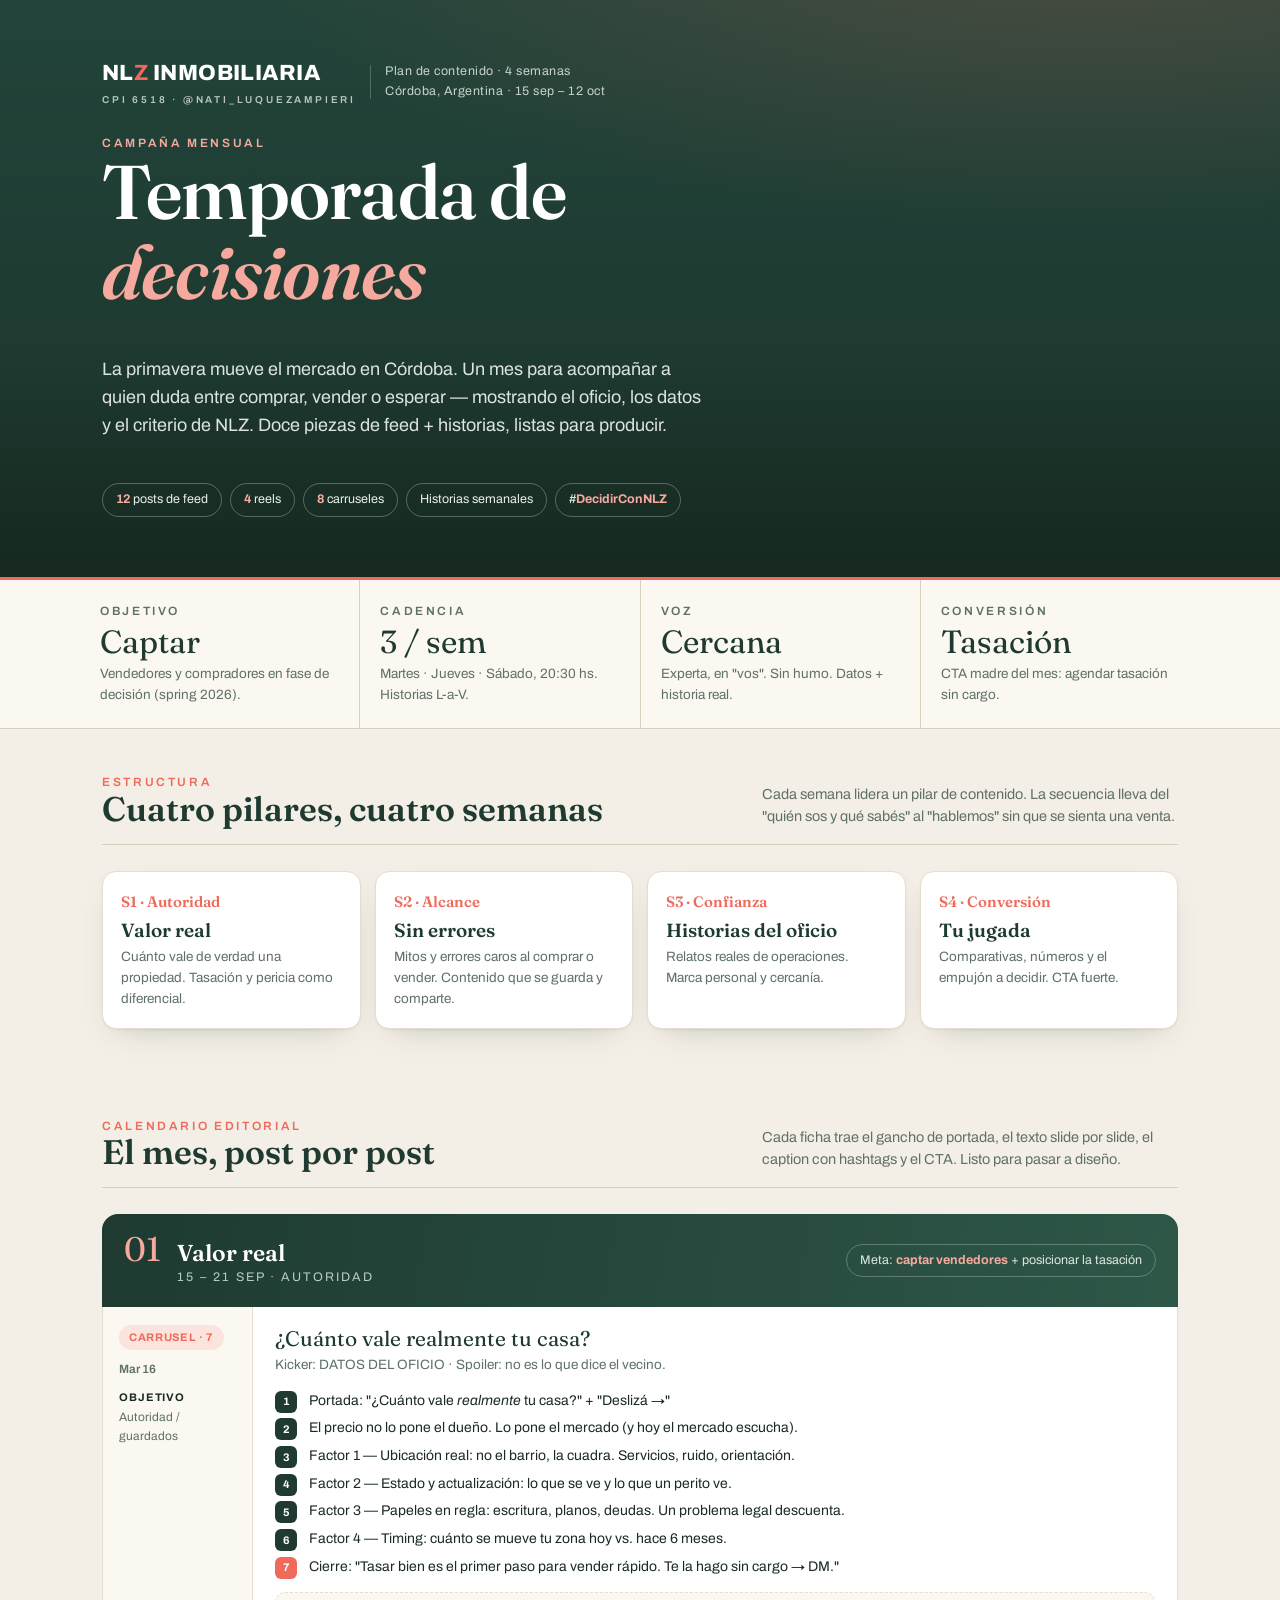
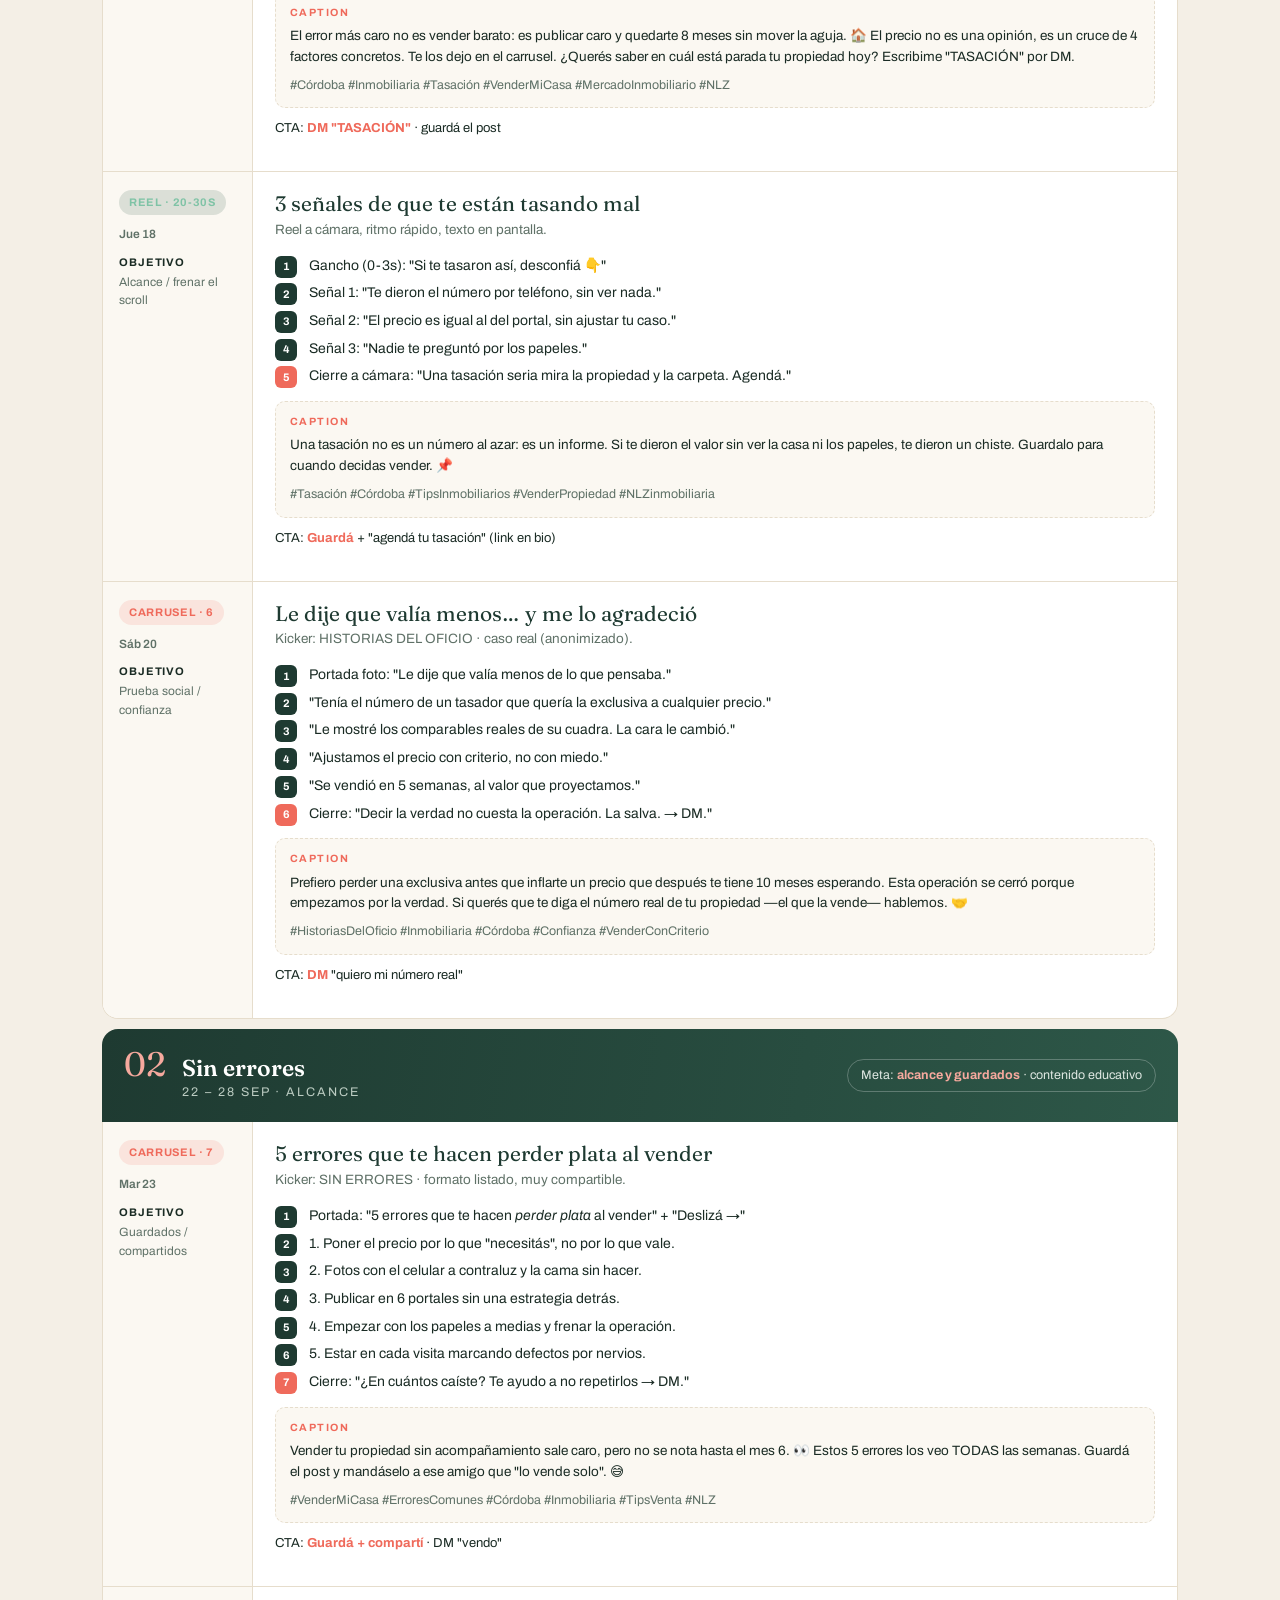
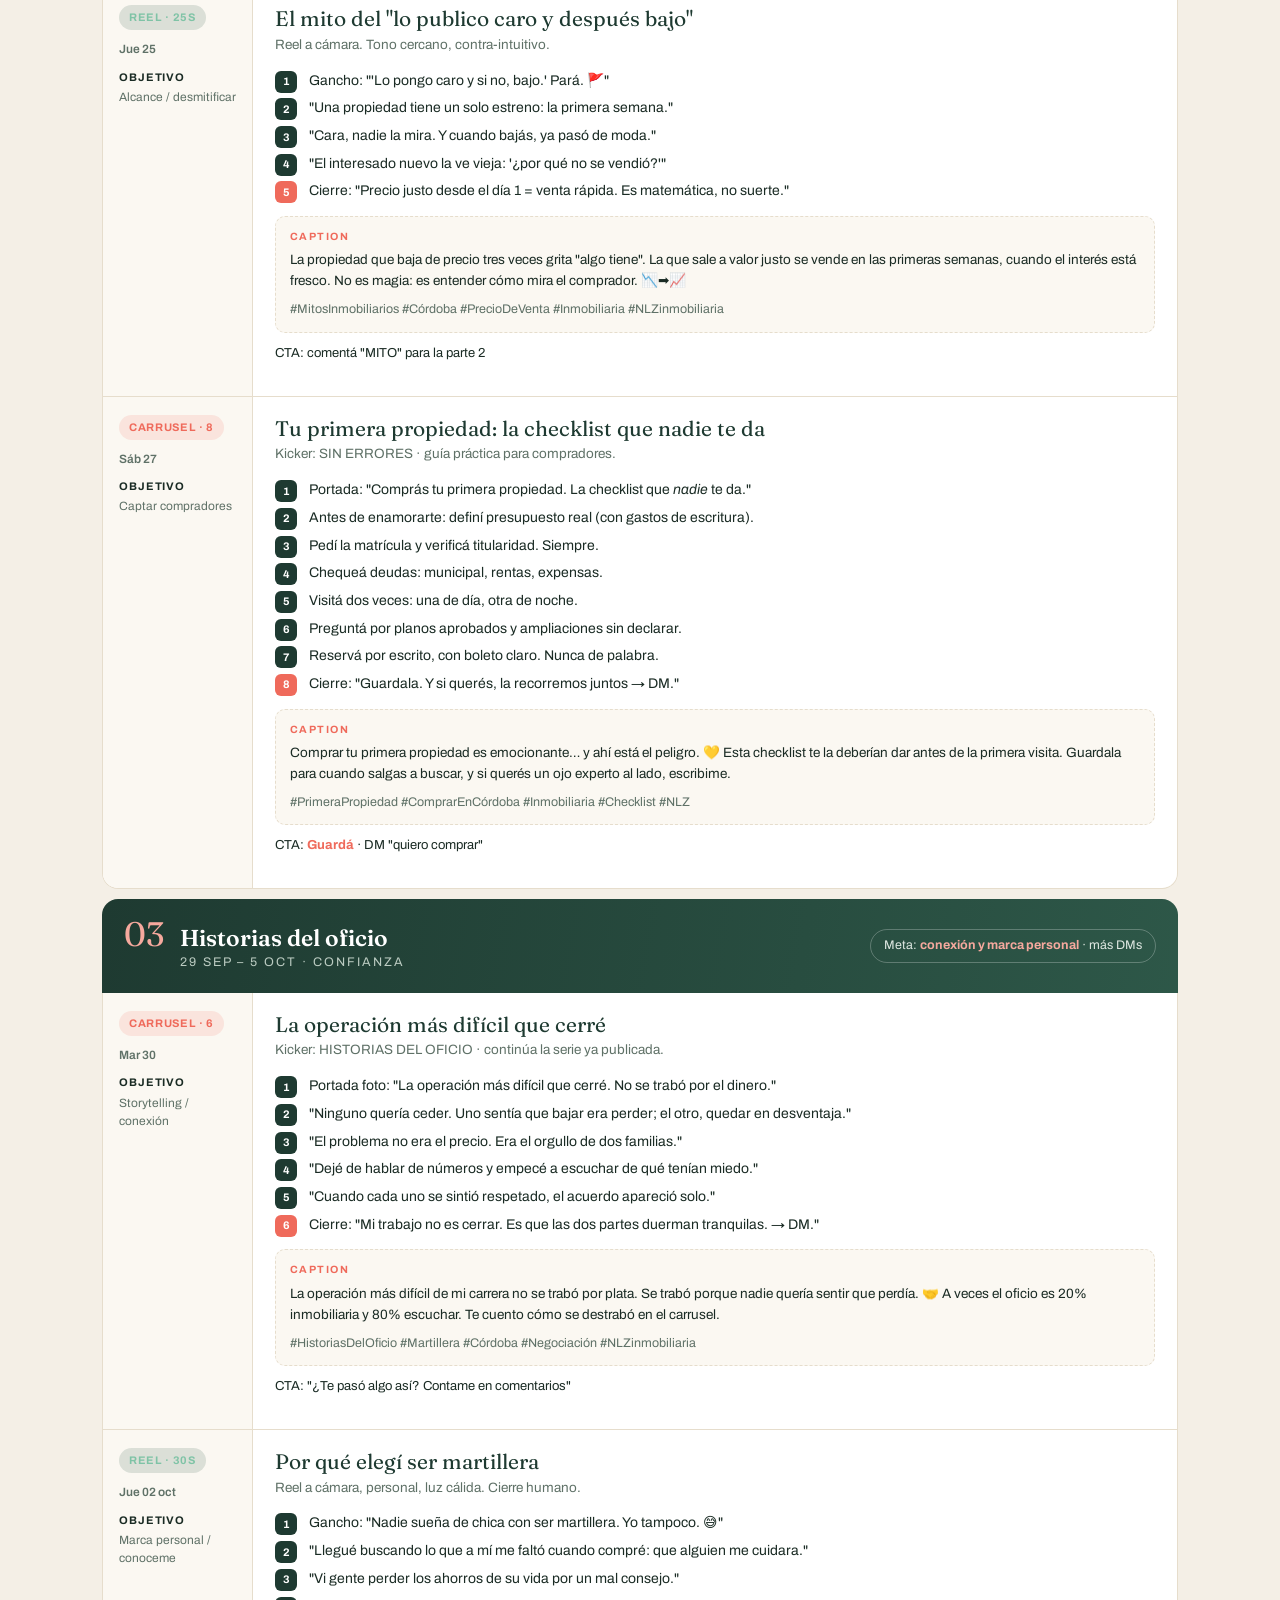
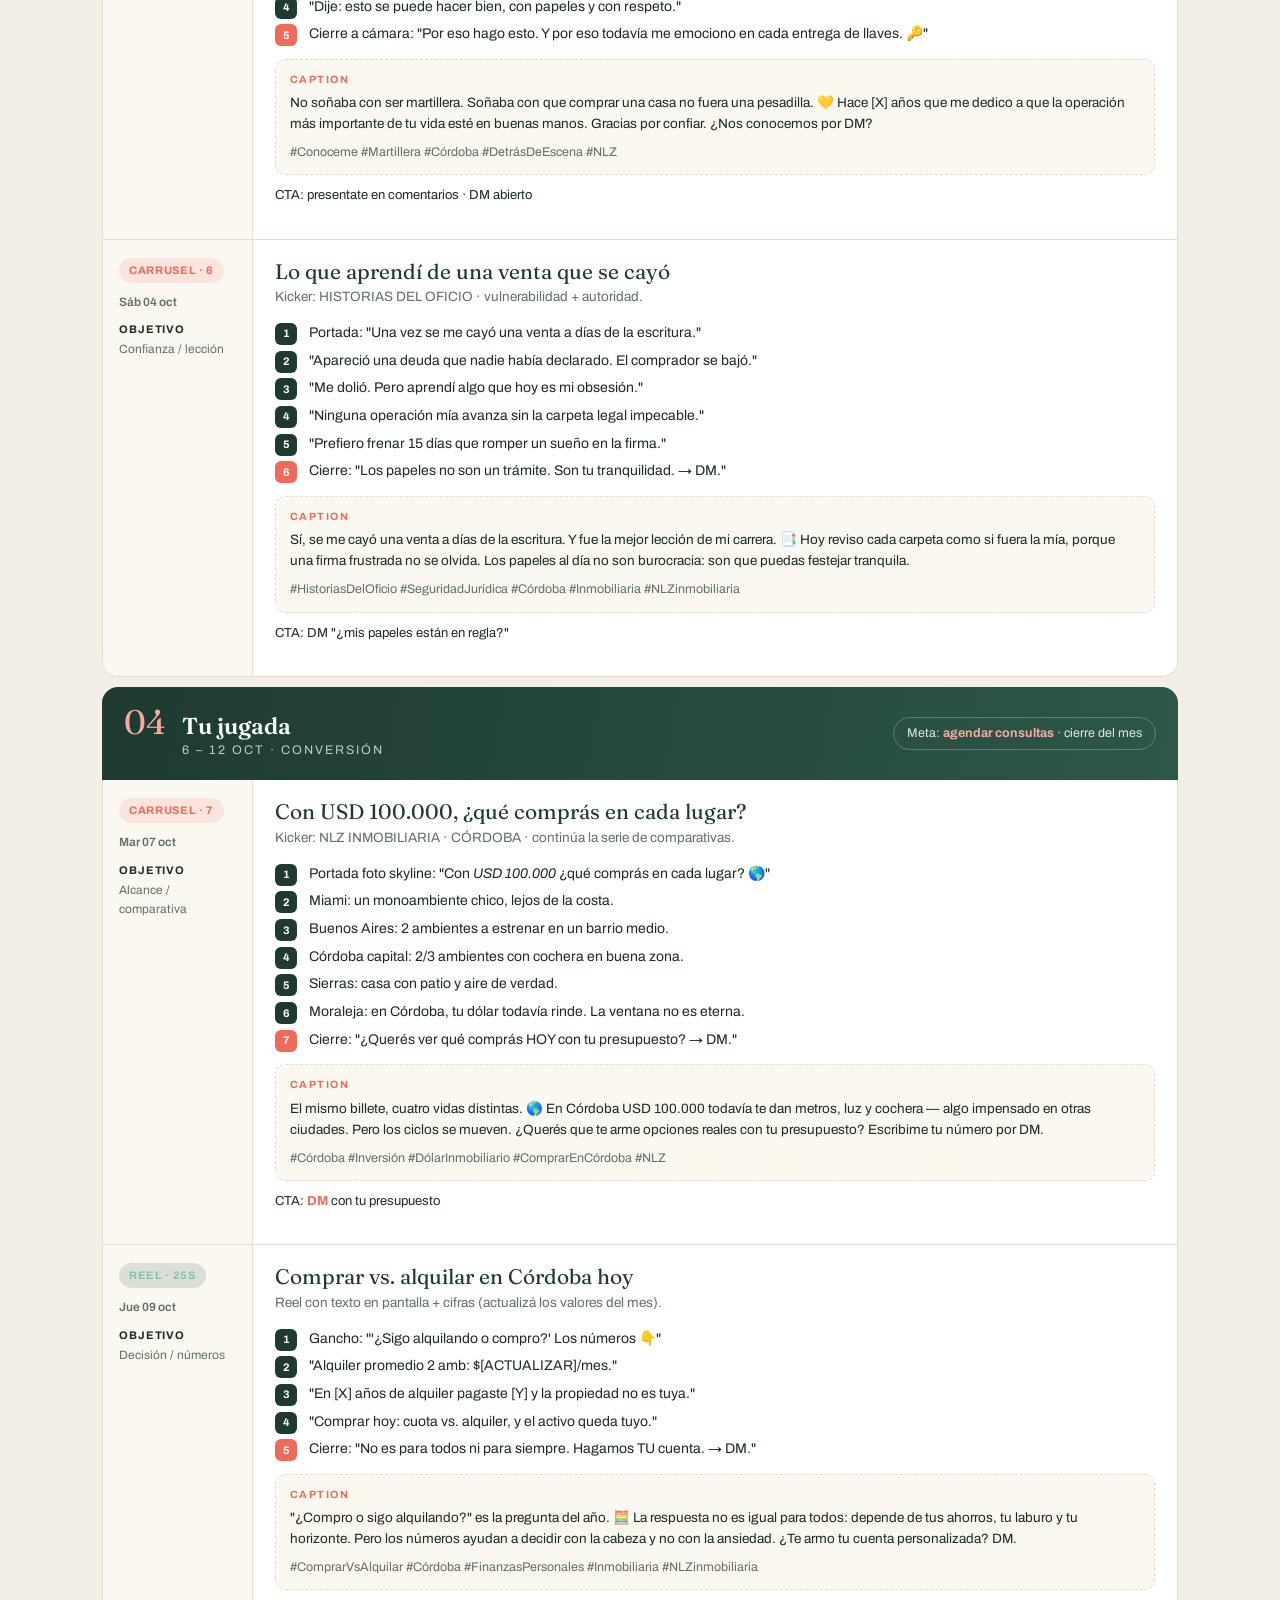
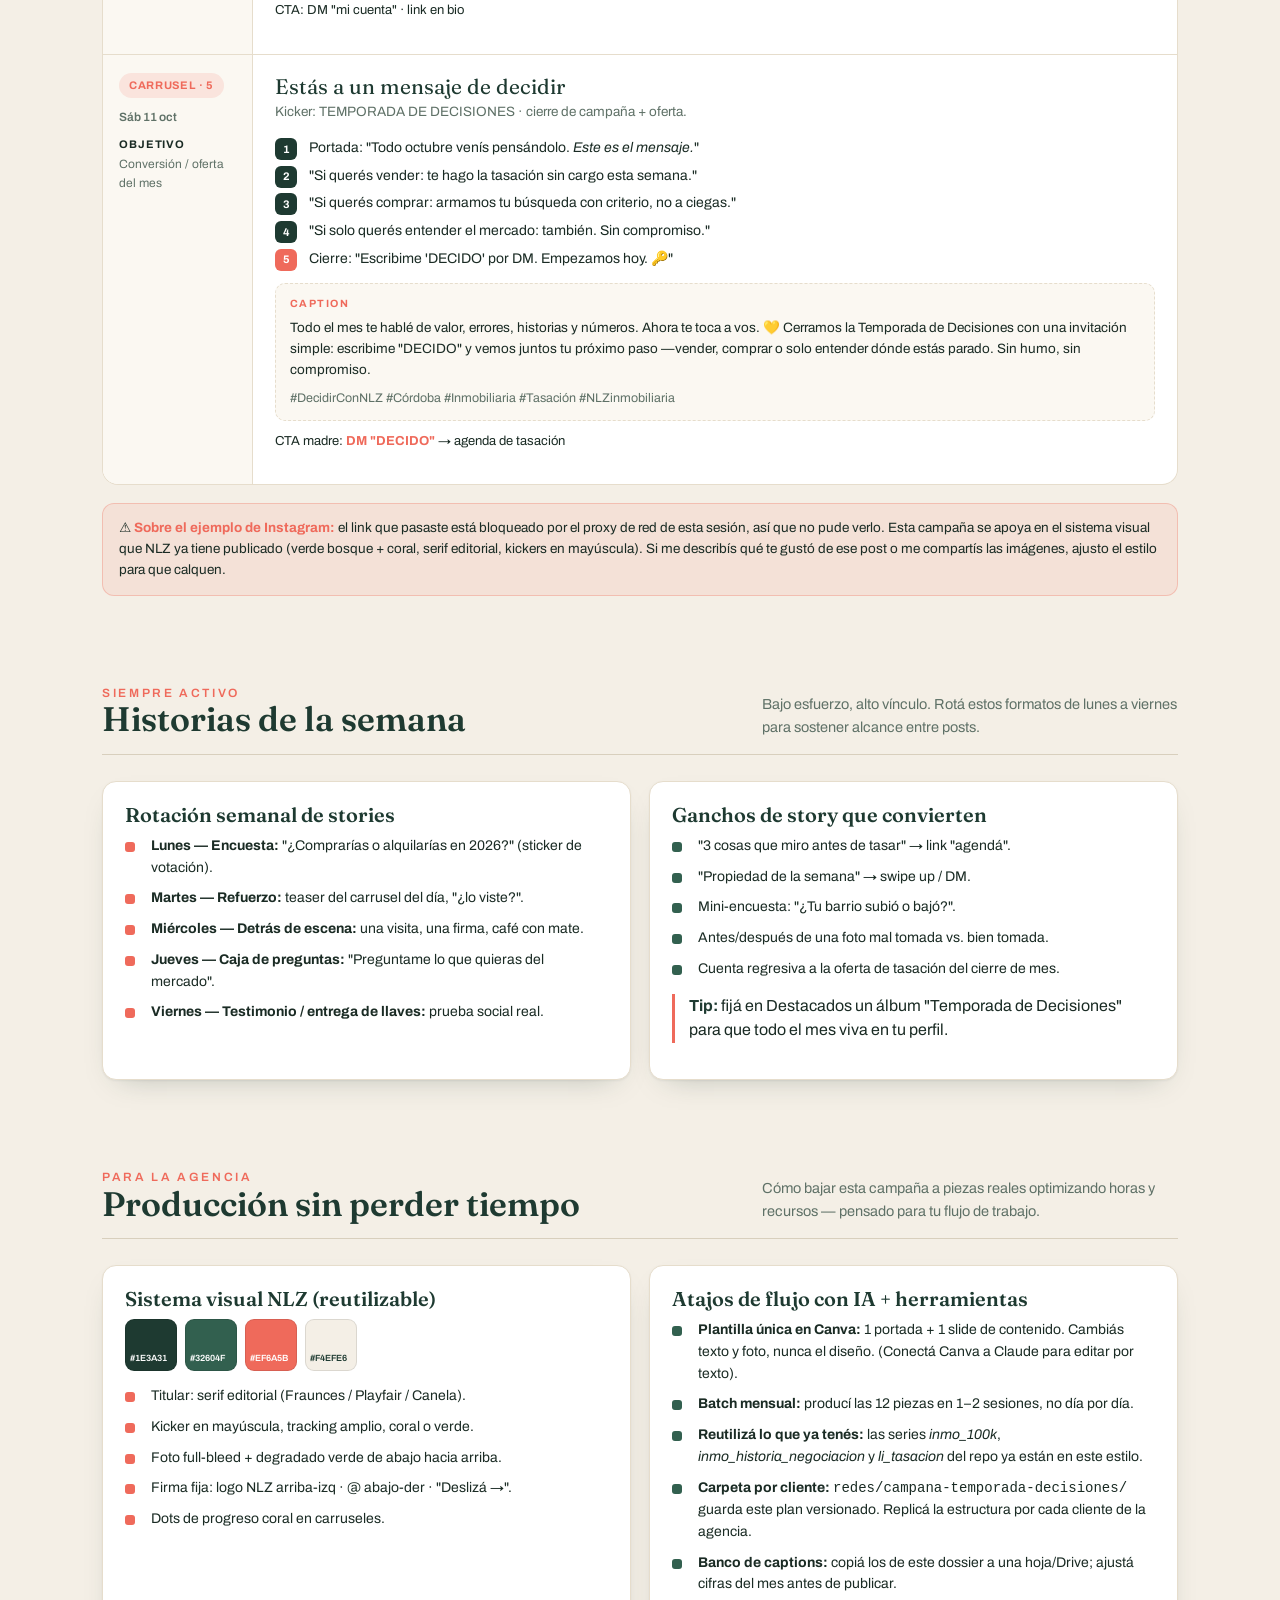
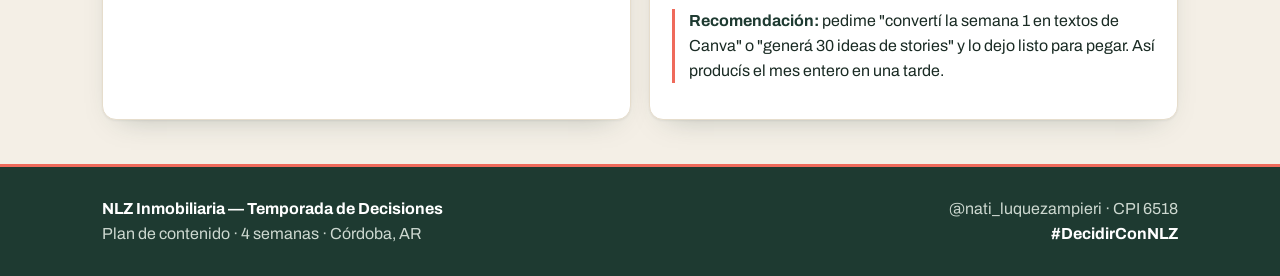
<file: redes/campana-temporada-decisiones/index.html>
<!doctype html>
<html lang="es">
<head>
<meta charset="utf-8">
<meta name="viewport" content="width=device-width, initial-scale=1">
<meta name="description" content="Campaña de contenido de 1 mes para NLZ Inmobiliaria — Temporada de Decisiones.">
<title>Campaña NLZ · Temporada de Decisiones</title>
<style>
  :root{
    --verde:#1E3A31;        /* verde bosque profundo */
    --verde-2:#274A3E;      /* superficie verde */
    --verde-3:#32604F;      /* verde medio */
    --coral:#EF6A5B;        /* acento */
    --coral-soft:#f6a99e;
    --crema:#F4EFE6;        /* fondo claro */
    --crema-2:#EAE3D5;      /* superficie crema */
    --ink:#1a2b24;          /* texto principal (sobre crema) */
    --muted:#5f7167;        /* texto secundario, sesgo verde */
    --line:#d8cfbd;         /* hairline sobre crema */
    --ground:var(--crema);
    --surface:#fbf8f2;
    --card:#ffffff;
    --card-line:#e6ddcc;
    --heading:var(--verde);
    --body-ink:var(--ink);
    --chip-ink:var(--verde);
    --shadow:0 1px 2px rgba(30,58,49,.06), 0 12px 30px -18px rgba(30,58,49,.35);
  }
  :root:not([data-theme="light"]){}
  @media (prefers-color-scheme: dark){
    :root:not([data-theme="light"]){
      --ground:#14231d;
      --surface:#182b23;
      --card:#1d322a;
      --card-line:#2c4a3d;
      --line:#2c4a3d;
      --ink:#eae3d5;
      --muted:#9db3a7;
      --heading:#f4efe6;
      --body-ink:#eae3d5;
      --chip-ink:#f4efe6;
      --shadow:0 1px 2px rgba(0,0,0,.3), 0 18px 40px -22px rgba(0,0,0,.7);
    }
  }
  :root[data-theme="dark"]{
    --ground:#14231d;
    --surface:#182b23;
    --card:#1d322a;
    --card-line:#2c4a3d;
    --line:#2c4a3d;
    --ink:#eae3d5;
    --muted:#9db3a7;
    --heading:#f4efe6;
    --body-ink:#eae3d5;
    --chip-ink:#f4efe6;
    --shadow:0 1px 2px rgba(0,0,0,.3), 0 18px 40px -22px rgba(0,0,0,.7);
  }

  *{box-sizing:border-box}
  body{margin:0;background:var(--ground);color:var(--body-ink);
    font-family:"Archivo",system-ui,-apple-system,Segoe UI,Roboto,sans-serif;
    line-height:1.55;-webkit-font-smoothing:antialiased;}
  .wrap{max-width:1120px;margin:0 auto;padding-inline:22px;}
  h1,h2,h3,h4{font-family:"Fraunces","Georgia",serif;color:var(--heading);
    text-wrap:balance;font-weight:600;margin:0;line-height:1.05;}
  .serif{font-family:"Fraunces","Georgia",serif;}
  .kick{font-family:"Archivo",sans-serif;text-transform:uppercase;letter-spacing:.22em;
    font-size:12px;font-weight:600;color:var(--coral);}
  a{color:inherit;}

  /* ---------- HERO ---------- */
  .hero{background:
      radial-gradient(120% 90% at 85% -10%, rgba(239,106,91,.20), transparent 55%),
      linear-gradient(180deg,#22443A 0%, var(--verde) 60%, #16281F 100%);
    color:var(--crema);padding-block:56px 60px;border-bottom:3px solid var(--coral);}
  .hero .wrap{display:grid;gap:26px;}
  .brandrow{display:flex;align-items:center;gap:14px;flex-wrap:wrap;}
  .logo{font-family:"Archivo";font-weight:800;letter-spacing:.02em;font-size:22px;color:#fff;}
  .logo b{color:var(--coral);}
  .logo small{display:block;font-weight:600;font-size:10px;letter-spacing:.28em;color:#b9c8bf;margin-top:2px;}
  .hero-sep{width:1px;height:34px;background:rgba(255,255,255,.22);}
  .hero-meta{font-size:12.5px;letter-spacing:.04em;color:#c7d4cb;}
  .hero h1{color:#fff;font-size:clamp(40px,7.5vw,76px);letter-spacing:-.01em;}
  .hero h1 em{font-style:italic;color:var(--coral-soft);}
  .lede{max-width:60ch;color:#dbe4dd;font-size:clamp(16px,2vw,18px);}
  .hero-tags{display:flex;flex-wrap:wrap;gap:8px;}
  .htag{border:1px solid rgba(255,255,255,.28);border-radius:999px;padding:6px 13px;font-size:12.5px;color:#eaf1ec;}
  .htag b{color:var(--coral-soft);font-weight:700;}

  /* ---------- STRATEGY STRIP ---------- */
  .strip{background:var(--surface);border-bottom:1px solid var(--line);}
  .strip .wrap{display:grid;grid-template-columns:repeat(4,1fr);gap:1px;
    padding:0;background:var(--line);}
  .stat{background:var(--surface);padding:22px 20px;}
  .stat .kick{color:var(--muted);}
  .stat .big{font-family:"Fraunces",serif;color:var(--heading);font-size:clamp(24px,3vw,32px);
    margin-top:6px;line-height:1;}
  .stat p{margin:6px 0 0;color:var(--muted);font-size:13.5px;}

  section{padding-block:44px;}
  .section-head{display:flex;align-items:flex-end;justify-content:space-between;gap:16px;
    flex-wrap:wrap;margin-bottom:26px;border-bottom:1px solid var(--line);padding-bottom:16px;}
  .section-head h2{font-size:clamp(26px,3.4vw,34px);}
  .section-head p{margin:6px 0 0;color:var(--muted);max-width:52ch;font-size:14.5px;}

  /* ---------- PILARES ---------- */
  .pillars{display:grid;grid-template-columns:repeat(4,1fr);gap:14px;}
  .pillar{background:var(--card);border:1px solid var(--card-line);border-radius:14px;padding:18px;
    box-shadow:var(--shadow);}
  .pillar .no{font-family:"Fraunces",serif;font-size:15px;color:var(--coral);font-weight:600;}
  .pillar h3{font-size:19px;margin:8px 0 6px;}
  .pillar p{margin:0;color:var(--muted);font-size:13.5px;}

  /* ---------- WEEK ---------- */
  .week{margin-top:10px;}
  .week-head{background:linear-gradient(100deg,var(--verde) 0%, var(--verde-3) 130%);
    color:var(--crema);border-radius:16px 16px 0 0;padding:20px 22px;
    display:flex;align-items:center;justify-content:space-between;gap:18px;flex-wrap:wrap;}
  .week-head .l{display:flex;align-items:baseline;gap:16px;flex-wrap:wrap;}
  .week-num{font-family:"Fraunces",serif;font-size:34px;color:var(--coral-soft);line-height:.9;}
  .week-head h3{color:#fff;font-size:23px;}
  .week-head .theme{font-size:12.5px;letter-spacing:.16em;text-transform:uppercase;color:#bcccc2;margin-top:3px;}
  .week-goal{font-size:12.5px;color:#dfe8e2;border:1px solid rgba(255,255,255,.25);
    border-radius:999px;padding:6px 13px;}
  .week-goal b{color:var(--coral-soft);}
  .posts{border:1px solid var(--card-line);border-top:none;border-radius:0 0 16px 16px;overflow:hidden;}

  .post{display:grid;grid-template-columns:150px 1fr;gap:0;background:var(--card);
    border-top:1px solid var(--card-line);}
  .post:first-child{border-top:none;}
  .post-side{background:var(--surface);border-right:1px solid var(--card-line);padding:18px 16px;
    display:flex;flex-direction:column;gap:10px;}
  .fmt{align-self:flex-start;font-size:11px;font-weight:700;letter-spacing:.06em;text-transform:uppercase;
    padding:4px 10px;border-radius:999px;}
  .fmt.carrusel{background:rgba(239,106,91,.14);color:var(--coral);}
  .fmt.reel{background:rgba(50,96,79,.16);color:var(--verde-3);}
  .fmt.story{background:rgba(30,58,49,.1);color:var(--muted);}
  :root:not([data-theme="light"]) .fmt.reel, :root[data-theme="dark"] .fmt.reel{color:#7fc3a6;}
  .day{font-size:12px;color:var(--muted);font-weight:600;}
  .obj{font-size:12px;color:var(--muted);}
  .obj b{color:var(--body-ink);display:block;font-size:11px;letter-spacing:.08em;text-transform:uppercase;margin-bottom:2px;}
  .post-body{padding:20px 22px;min-width:0;}
  .hook{font-family:"Fraunces",serif;font-size:21px;color:var(--heading);margin:0 0 4px;line-height:1.12;}
  .subhook{color:var(--muted);font-size:13.5px;margin:0 0 14px;}
  .slides{margin:0 0 14px;padding:0;list-style:none;display:grid;gap:6px;
    counter-reset:s;}
  .slides li{position:relative;padding-left:34px;font-size:14px;color:var(--body-ink);}
  .slides li::before{counter-increment:s;content:counter(s);position:absolute;left:0;top:1px;
    width:22px;height:22px;border-radius:6px;background:var(--verde);color:#fff;
    font-family:"Archivo";font-size:11px;font-weight:700;display:grid;place-items:center;}
  .slides li:last-child::before{background:var(--coral);}
  .cap{background:var(--surface);border:1px dashed var(--card-line);border-radius:10px;padding:12px 14px;
    font-size:13.5px;color:var(--body-ink);}
  .cap .lbl{font-size:10.5px;letter-spacing:.14em;text-transform:uppercase;color:var(--coral);font-weight:700;display:block;margin-bottom:5px;}
  .tags{color:var(--muted);font-size:12.5px;margin-top:8px;}
  .cta{margin-top:10px;font-size:13px;}
  .cta b{color:var(--coral);}

  /* ---------- STORIES / WORKFLOW ---------- */
  .cols2{display:grid;grid-template-columns:1fr 1fr;gap:18px;}
  .panel{background:var(--card);border:1px solid var(--card-line);border-radius:14px;padding:22px;box-shadow:var(--shadow);}
  .panel h3{font-size:20px;margin-bottom:10px;}
  .checklist{list-style:none;margin:0;padding:0;display:grid;gap:9px;}
  .checklist li{position:relative;padding-left:26px;font-size:14px;}
  .checklist li::before{content:"";position:absolute;left:0;top:7px;width:10px;height:10px;border-radius:3px;
    background:var(--coral);}
  .checklist.g li::before{background:var(--verde-3);}
  .tip{border-left:3px solid var(--coral);padding-left:14px;margin:14px 0;}
  .tip b{color:var(--heading);}
  .swatches{display:flex;gap:8px;flex-wrap:wrap;margin-top:6px;}
  .sw{width:52px;height:52px;border-radius:9px;border:1px solid rgba(0,0,0,.1);
    display:flex;align-items:flex-end;font-size:9px;color:#fff;padding:4px;font-weight:600;}

  footer{background:var(--verde);color:#cdd8d0;padding-block:30px;border-top:3px solid var(--coral);}
  footer .wrap{display:flex;justify-content:space-between;gap:16px;flex-wrap:wrap;align-items:center;}
  footer b{color:#fff;}
  .note{background:rgba(239,106,91,.10);border:1px solid rgba(239,106,91,.3);border-radius:12px;
    padding:14px 16px;font-size:13.5px;color:var(--body-ink);margin-top:18px;}
  .note b{color:var(--coral);}

  @media(max-width:820px){
    .strip .wrap{grid-template-columns:1fr 1fr;}
    .pillars{grid-template-columns:1fr 1fr;}
    .cols2{grid-template-columns:1fr;}
  }
  @media(max-width:560px){
    .post{grid-template-columns:1fr;}
    .post-side{flex-direction:row;flex-wrap:wrap;align-items:center;border-right:none;border-bottom:1px solid var(--card-line);}
    .pillars{grid-template-columns:1fr;}
    .strip .wrap{grid-template-columns:1fr;}
  }
</style>
<link rel="preconnect" href="https://fonts.googleapis.com">
<link rel="preconnect" href="https://fonts.gstatic.com" crossorigin>
<link rel="stylesheet" href="https://fonts.googleapis.com/css2?family=Fraunces:ital,opsz,wght@0,9..144,400;0,9..144,600;1,9..144,400;1,9..144,600&family=Archivo:wght@400;500;600;700;800&display=swap">
</head>
<body>
<header class="hero">
  <div class="wrap">
    <div class="brandrow">
      <div class="logo">NL<b>Z</b> INMOBILIARIA<small>CPI 6518 · @NATI_LUQUEZAMPIERI</small></div>
      <div class="hero-sep"></div>
      <div class="hero-meta">Plan de contenido · 4 semanas<br>Córdoba, Argentina · 15 sep – 12 oct</div>
    </div>
    <div>
      <div class="kick" style="color:var(--coral-soft)">Campaña mensual</div>
      <h1>Temporada de<br><em>decisiones</em></h1>
    </div>
    <p class="lede">La primavera mueve el mercado en Córdoba. Un mes para acompañar a quien duda entre comprar, vender o esperar — mostrando el oficio, los datos y el criterio de NLZ. Doce piezas de feed + historias, listas para producir.</p>
    <div class="hero-tags">
      <span class="htag"><b>12</b> posts de feed</span>
      <span class="htag"><b>4</b> reels</span>
      <span class="htag"><b>8</b> carruseles</span>
      <span class="htag">Historias semanales</span>
      <span class="htag">#<b>DecidirConNLZ</b></span>
    </div>
  </div>
</header>

<div class="strip">
  <div class="wrap">
    <div class="stat"><div class="kick">Objetivo</div><div class="big">Captar</div><p>Vendedores y compradores en fase de decisión (spring 2026).</p></div>
    <div class="stat"><div class="kick">Cadencia</div><div class="big">3 / sem</div><p>Martes · Jueves · Sábado, 20:30 hs. Historias L-a-V.</p></div>
    <div class="stat"><div class="kick">Voz</div><div class="big">Cercana</div><p>Experta, en "vos". Sin humo. Datos + historia real.</p></div>
    <div class="stat"><div class="kick">Conversión</div><div class="big">Tasación</div><p>CTA madre del mes: agendar tasación sin cargo.</p></div>
  </div>
</div>

<section class="wrap">
  <div class="section-head">
    <div><div class="kick">Estructura</div><h2>Cuatro pilares, cuatro semanas</h2></div>
    <p>Cada semana lidera un pilar de contenido. La secuencia lleva del "quién sos y qué sabés" al "hablemos" sin que se sienta una venta.</p>
  </div>
  <div class="pillars">
    <div class="pillar"><div class="no">S1 · Autoridad</div><h3>Valor real</h3><p>Cuánto vale de verdad una propiedad. Tasación y pericia como diferencial.</p></div>
    <div class="pillar"><div class="no">S2 · Alcance</div><h3>Sin errores</h3><p>Mitos y errores caros al comprar o vender. Contenido que se guarda y comparte.</p></div>
    <div class="pillar"><div class="no">S3 · Confianza</div><h3>Historias del oficio</h3><p>Relatos reales de operaciones. Marca personal y cercanía.</p></div>
    <div class="pillar"><div class="no">S4 · Conversión</div><h3>Tu jugada</h3><p>Comparativas, números y el empujón a decidir. CTA fuerte.</p></div>
  </div>
</section>

<section class="wrap">
  <div class="section-head">
    <div><div class="kick">Calendario editorial</div><h2>El mes, post por post</h2></div>
    <p>Cada ficha trae el gancho de portada, el texto slide por slide, el caption con hashtags y el CTA. Listo para pasar a diseño.</p>
  </div>

  <!-- ================= WEEK 1 ================= -->
  <div class="week">
    <div class="week-head">
      <div class="l"><span class="week-num">01</span><div><h3>Valor real</h3><div class="theme">15 – 21 sep · Autoridad</div></div></div>
      <div class="week-goal">Meta: <b>captar vendedores</b> + posicionar la tasación</div>
    </div>
    <div class="posts">

      <div class="post">
        <div class="post-side">
          <span class="fmt carrusel">Carrusel · 7</span>
          <span class="day">Mar 16</span>
          <span class="obj"><b>Objetivo</b>Autoridad / guardados</span>
        </div>
        <div class="post-body">
          <p class="hook">¿Cuánto vale realmente tu casa?</p>
          <p class="subhook">Kicker: DATOS DEL OFICIO · Spoiler: no es lo que dice el vecino.</p>
          <ol class="slides">
            <li>Portada: "¿Cuánto vale <em>realmente</em> tu casa?" + "Deslizá →"</li>
            <li>El precio no lo pone el dueño. Lo pone el mercado (y hoy el mercado escucha).</li>
            <li>Factor 1 — Ubicación real: no el barrio, la cuadra. Servicios, ruido, orientación.</li>
            <li>Factor 2 — Estado y actualización: lo que se ve y lo que un perito ve.</li>
            <li>Factor 3 — Papeles en regla: escritura, planos, deudas. Un problema legal descuenta.</li>
            <li>Factor 4 — Timing: cuánto se mueve tu zona hoy vs. hace 6 meses.</li>
            <li>Cierre: "Tasar bien es el primer paso para vender rápido. Te la hago sin cargo → DM."</li>
          </ol>
          <div class="cap"><span class="lbl">Caption</span>
            El error más caro no es vender barato: es publicar caro y quedarte 8 meses sin mover la aguja. 🏠 El precio no es una opinión, es un cruce de 4 factores concretos. Te los dejo en el carrusel. ¿Querés saber en cuál está parada tu propiedad hoy? Escribime "TASACIÓN" por DM.
            <div class="tags">#Córdoba #Inmobiliaria #Tasación #VenderMiCasa #MercadoInmobiliario #NLZ</div>
          </div>
          <p class="cta">CTA: <b>DM "TASACIÓN"</b> · guardá el post</p>
        </div>
      </div>

      <div class="post">
        <div class="post-side">
          <span class="fmt reel">Reel · 20-30s</span>
          <span class="day">Jue 18</span>
          <span class="obj"><b>Objetivo</b>Alcance / frenar el scroll</span>
        </div>
        <div class="post-body">
          <p class="hook">3 señales de que te están tasando mal</p>
          <p class="subhook">Reel a cámara, ritmo rápido, texto en pantalla.</p>
          <ol class="slides">
            <li>Gancho (0-3s): "Si te tasaron así, desconfiá 👇"</li>
            <li>Señal 1: "Te dieron el número por teléfono, sin ver nada."</li>
            <li>Señal 2: "El precio es igual al del portal, sin ajustar tu caso."</li>
            <li>Señal 3: "Nadie te preguntó por los papeles."</li>
            <li>Cierre a cámara: "Una tasación seria mira la propiedad y la carpeta. Agendá."</li>
          </ol>
          <div class="cap"><span class="lbl">Caption</span>
            Una tasación no es un número al azar: es un informe. Si te dieron el valor sin ver la casa ni los papeles, te dieron un chiste. Guardalo para cuando decidas vender. 📌
            <div class="tags">#Tasación #Córdoba #TipsInmobiliarios #VenderPropiedad #NLZinmobiliaria</div>
          </div>
          <p class="cta">CTA: <b>Guardá</b> + "agendá tu tasación" (link en bio)</p>
        </div>
      </div>

      <div class="post">
        <div class="post-side">
          <span class="fmt carrusel">Carrusel · 6</span>
          <span class="day">Sáb 20</span>
          <span class="obj"><b>Objetivo</b>Prueba social / confianza</span>
        </div>
        <div class="post-body">
          <p class="hook">Le dije que valía menos… y me lo agradeció</p>
          <p class="subhook">Kicker: HISTORIAS DEL OFICIO · caso real (anonimizado).</p>
          <ol class="slides">
            <li>Portada foto: "Le dije que valía menos de lo que pensaba."</li>
            <li>"Tenía el número de un tasador que quería la exclusiva a cualquier precio."</li>
            <li>"Le mostré los comparables reales de su cuadra. La cara le cambió."</li>
            <li>"Ajustamos el precio con criterio, no con miedo."</li>
            <li>"Se vendió en 5 semanas, al valor que proyectamos."</li>
            <li>Cierre: "Decir la verdad no cuesta la operación. La salva. → DM."</li>
          </ol>
          <div class="cap"><span class="lbl">Caption</span>
            Prefiero perder una exclusiva antes que inflarte un precio que después te tiene 10 meses esperando. Esta operación se cerró porque empezamos por la verdad. Si querés que te diga el número real de tu propiedad —el que la vende— hablemos. 🤝
            <div class="tags">#HistoriasDelOficio #Inmobiliaria #Córdoba #Confianza #VenderConCriterio</div>
          </div>
          <p class="cta">CTA: <b>DM</b> "quiero mi número real"</p>
        </div>
      </div>

    </div>
  </div>

  <!-- ================= WEEK 2 ================= -->
  <div class="week">
    <div class="week-head">
      <div class="l"><span class="week-num">02</span><div><h3>Sin errores</h3><div class="theme">22 – 28 sep · Alcance</div></div></div>
      <div class="week-goal">Meta: <b>alcance y guardados</b> · contenido educativo</div>
    </div>
    <div class="posts">

      <div class="post">
        <div class="post-side">
          <span class="fmt carrusel">Carrusel · 7</span>
          <span class="day">Mar 23</span>
          <span class="obj"><b>Objetivo</b>Guardados / compartidos</span>
        </div>
        <div class="post-body">
          <p class="hook">5 errores que te hacen perder plata al vender</p>
          <p class="subhook">Kicker: SIN ERRORES · formato listado, muy compartible.</p>
          <ol class="slides">
            <li>Portada: "5 errores que te hacen <em>perder plata</em> al vender" + "Deslizá →"</li>
            <li>1. Poner el precio por lo que "necesitás", no por lo que vale.</li>
            <li>2. Fotos con el celular a contraluz y la cama sin hacer.</li>
            <li>3. Publicar en 6 portales sin una estrategia detrás.</li>
            <li>4. Empezar con los papeles a medias y frenar la operación.</li>
            <li>5. Estar en cada visita marcando defectos por nervios.</li>
            <li>Cierre: "¿En cuántos caíste? Te ayudo a no repetirlos → DM."</li>
          </ol>
          <div class="cap"><span class="lbl">Caption</span>
            Vender tu propiedad sin acompañamiento sale caro, pero no se nota hasta el mes 6. 👀 Estos 5 errores los veo TODAS las semanas. Guardá el post y mandáselo a ese amigo que "lo vende solo". 😅
            <div class="tags">#VenderMiCasa #ErroresComunes #Córdoba #Inmobiliaria #TipsVenta #NLZ</div>
          </div>
          <p class="cta">CTA: <b>Guardá + compartí</b> · DM "vendo"</p>
        </div>
      </div>

      <div class="post">
        <div class="post-side">
          <span class="fmt reel">Reel · 25s</span>
          <span class="day">Jue 25</span>
          <span class="obj"><b>Objetivo</b>Alcance / desmitificar</span>
        </div>
        <div class="post-body">
          <p class="hook">El mito del "lo publico caro y después bajo"</p>
          <p class="subhook">Reel a cámara. Tono cercano, contra-intuitivo.</p>
          <ol class="slides">
            <li>Gancho: "'Lo pongo caro y si no, bajo.' Pará. 🚩"</li>
            <li>"Una propiedad tiene un solo estreno: la primera semana."</li>
            <li>"Cara, nadie la mira. Y cuando bajás, ya pasó de moda."</li>
            <li>"El interesado nuevo la ve vieja: '¿por qué no se vendió?'"</li>
            <li>Cierre: "Precio justo desde el día 1 = venta rápida. Es matemática, no suerte."</li>
          </ol>
          <div class="cap"><span class="lbl">Caption</span>
            La propiedad que baja de precio tres veces grita "algo tiene". La que sale a valor justo se vende en las primeras semanas, cuando el interés está fresco. No es magia: es entender cómo mira el comprador. 📉➡️📈
            <div class="tags">#MitosInmobiliarios #Córdoba #PrecioDeVenta #Inmobiliaria #NLZinmobiliaria</div>
          </div>
          <p class="cta">CTA: comentá "MITO" para la parte 2</p>
        </div>
      </div>

      <div class="post">
        <div class="post-side">
          <span class="fmt carrusel">Carrusel · 8</span>
          <span class="day">Sáb 27</span>
          <span class="obj"><b>Objetivo</b>Captar compradores</span>
        </div>
        <div class="post-body">
          <p class="hook">Tu primera propiedad: la checklist que nadie te da</p>
          <p class="subhook">Kicker: SIN ERRORES · guía práctica para compradores.</p>
          <ol class="slides">
            <li>Portada: "Comprás tu primera propiedad. La checklist que <em>nadie</em> te da."</li>
            <li>Antes de enamorarte: definí presupuesto real (con gastos de escritura).</li>
            <li>Pedí la matrícula y verificá titularidad. Siempre.</li>
            <li>Chequeá deudas: municipal, rentas, expensas.</li>
            <li>Visitá dos veces: una de día, otra de noche.</li>
            <li>Preguntá por planos aprobados y ampliaciones sin declarar.</li>
            <li>Reservá por escrito, con boleto claro. Nunca de palabra.</li>
            <li>Cierre: "Guardala. Y si querés, la recorremos juntos → DM."</li>
          </ol>
          <div class="cap"><span class="lbl">Caption</span>
            Comprar tu primera propiedad es emocionante… y ahí está el peligro. 💛 Esta checklist te la deberían dar antes de la primera visita. Guardala para cuando salgas a buscar, y si querés un ojo experto al lado, escribime.
            <div class="tags">#PrimeraPropiedad #ComprarEnCórdoba #Inmobiliaria #Checklist #NLZ</div>
          </div>
          <p class="cta">CTA: <b>Guardá</b> · DM "quiero comprar"</p>
        </div>
      </div>

    </div>
  </div>

  <!-- ================= WEEK 3 ================= -->
  <div class="week">
    <div class="week-head">
      <div class="l"><span class="week-num">03</span><div><h3>Historias del oficio</h3><div class="theme">29 sep – 5 oct · Confianza</div></div></div>
      <div class="week-goal">Meta: <b>conexión y marca personal</b> · más DMs</div>
    </div>
    <div class="posts">

      <div class="post">
        <div class="post-side">
          <span class="fmt carrusel">Carrusel · 6</span>
          <span class="day">Mar 30</span>
          <span class="obj"><b>Objetivo</b>Storytelling / conexión</span>
        </div>
        <div class="post-body">
          <p class="hook">La operación más difícil que cerré</p>
          <p class="subhook">Kicker: HISTORIAS DEL OFICIO · continúa la serie ya publicada.</p>
          <ol class="slides">
            <li>Portada foto: "La operación más difícil que cerré. No se trabó por el dinero."</li>
            <li>"Ninguno quería ceder. Uno sentía que bajar era perder; el otro, quedar en desventaja."</li>
            <li>"El problema no era el precio. Era el orgullo de dos familias."</li>
            <li>"Dejé de hablar de números y empecé a escuchar de qué tenían miedo."</li>
            <li>"Cuando cada uno se sintió respetado, el acuerdo apareció solo."</li>
            <li>Cierre: "Mi trabajo no es cerrar. Es que las dos partes duerman tranquilas. → DM."</li>
          </ol>
          <div class="cap"><span class="lbl">Caption</span>
            La operación más difícil de mi carrera no se trabó por plata. Se trabó porque nadie quería sentir que perdía. 🤝 A veces el oficio es 20% inmobiliaria y 80% escuchar. Te cuento cómo se destrabó en el carrusel.
            <div class="tags">#HistoriasDelOficio #Martillera #Córdoba #Negociación #NLZinmobiliaria</div>
          </div>
          <p class="cta">CTA: "¿Te pasó algo así? Contame en comentarios"</p>
        </div>
      </div>

      <div class="post">
        <div class="post-side">
          <span class="fmt reel">Reel · 30s</span>
          <span class="day">Jue 02 oct</span>
          <span class="obj"><b>Objetivo</b>Marca personal / conoceme</span>
        </div>
        <div class="post-body">
          <p class="hook">Por qué elegí ser martillera</p>
          <p class="subhook">Reel a cámara, personal, luz cálida. Cierre humano.</p>
          <ol class="slides">
            <li>Gancho: "Nadie sueña de chica con ser martillera. Yo tampoco. 😅"</li>
            <li>"Llegué buscando lo que a mí me faltó cuando compré: que alguien me cuidara."</li>
            <li>"Vi gente perder los ahorros de su vida por un mal consejo."</li>
            <li>"Dije: esto se puede hacer bien, con papeles y con respeto."</li>
            <li>Cierre a cámara: "Por eso hago esto. Y por eso todavía me emociono en cada entrega de llaves. 🔑"</li>
          </ol>
          <div class="cap"><span class="lbl">Caption</span>
            No soñaba con ser martillera. Soñaba con que comprar una casa no fuera una pesadilla. 💛 Hace [X] años que me dedico a que la operación más importante de tu vida esté en buenas manos. Gracias por confiar. ¿Nos conocemos por DM?
            <div class="tags">#Conoceme #Martillera #Córdoba #DetrásDeEscena #NLZ</div>
          </div>
          <p class="cta">CTA: presentate en comentarios · DM abierto</p>
        </div>
      </div>

      <div class="post">
        <div class="post-side">
          <span class="fmt carrusel">Carrusel · 6</span>
          <span class="day">Sáb 04 oct</span>
          <span class="obj"><b>Objetivo</b>Confianza / lección</span>
        </div>
        <div class="post-body">
          <p class="hook">Lo que aprendí de una venta que se cayó</p>
          <p class="subhook">Kicker: HISTORIAS DEL OFICIO · vulnerabilidad + autoridad.</p>
          <ol class="slides">
            <li>Portada: "Una vez se me cayó una venta a días de la escritura."</li>
            <li>"Apareció una deuda que nadie había declarado. El comprador se bajó."</li>
            <li>"Me dolió. Pero aprendí algo que hoy es mi obsesión."</li>
            <li>"Ninguna operación mía avanza sin la carpeta legal impecable."</li>
            <li>"Prefiero frenar 15 días que romper un sueño en la firma."</li>
            <li>Cierre: "Los papeles no son un trámite. Son tu tranquilidad. → DM."</li>
          </ol>
          <div class="cap"><span class="lbl">Caption</span>
            Sí, se me cayó una venta a días de la escritura. Y fue la mejor lección de mi carrera. 📑 Hoy reviso cada carpeta como si fuera la mía, porque una firma frustrada no se olvida. Los papeles al día no son burocracia: son que puedas festejar tranquila.
            <div class="tags">#HistoriasDelOficio #SeguridadJurídica #Córdoba #Inmobiliaria #NLZinmobiliaria</div>
          </div>
          <p class="cta">CTA: DM "¿mis papeles están en regla?"</p>
        </div>
      </div>

    </div>
  </div>

  <!-- ================= WEEK 4 ================= -->
  <div class="week">
    <div class="week-head">
      <div class="l"><span class="week-num">04</span><div><h3>Tu jugada</h3><div class="theme">6 – 12 oct · Conversión</div></div></div>
      <div class="week-goal">Meta: <b>agendar consultas</b> · cierre del mes</div>
    </div>
    <div class="posts">

      <div class="post">
        <div class="post-side">
          <span class="fmt carrusel">Carrusel · 7</span>
          <span class="day">Mar 07 oct</span>
          <span class="obj"><b>Objetivo</b>Alcance / comparativa</span>
        </div>
        <div class="post-body">
          <p class="hook">Con USD 100.000, ¿qué comprás en cada lugar?</p>
          <p class="subhook">Kicker: NLZ INMOBILIARIA · CÓRDOBA · continúa la serie de comparativas.</p>
          <ol class="slides">
            <li>Portada foto skyline: "Con <em>USD 100.000</em> ¿qué comprás en cada lugar? 🌎"</li>
            <li>Miami: un monoambiente chico, lejos de la costa.</li>
            <li>Buenos Aires: 2 ambientes a estrenar en un barrio medio.</li>
            <li>Córdoba capital: 2/3 ambientes con cochera en buena zona.</li>
            <li>Sierras: casa con patio y aire de verdad.</li>
            <li>Moraleja: en Córdoba, tu dólar todavía rinde. La ventana no es eterna.</li>
            <li>Cierre: "¿Querés ver qué comprás HOY con tu presupuesto? → DM."</li>
          </ol>
          <div class="cap"><span class="lbl">Caption</span>
            El mismo billete, cuatro vidas distintas. 🌎 En Córdoba USD 100.000 todavía te dan metros, luz y cochera — algo impensado en otras ciudades. Pero los ciclos se mueven. ¿Querés que te arme opciones reales con tu presupuesto? Escribime tu número por DM.
            <div class="tags">#Córdoba #Inversión #DólarInmobiliario #ComprarEnCórdoba #NLZ</div>
          </div>
          <p class="cta">CTA: <b>DM</b> con tu presupuesto</p>
        </div>
      </div>

      <div class="post">
        <div class="post-side">
          <span class="fmt reel">Reel · 25s</span>
          <span class="day">Jue 09 oct</span>
          <span class="obj"><b>Objetivo</b>Decisión / números</span>
        </div>
        <div class="post-body">
          <p class="hook">Comprar vs. alquilar en Córdoba hoy</p>
          <p class="subhook">Reel con texto en pantalla + cifras (actualizá los valores del mes).</p>
          <ol class="slides">
            <li>Gancho: "'¿Sigo alquilando o compro?' Los números 👇"</li>
            <li>"Alquiler promedio 2 amb: $[ACTUALIZAR]/mes."</li>
            <li>"En [X] años de alquiler pagaste [Y] y la propiedad no es tuya."</li>
            <li>"Comprar hoy: cuota vs. alquiler, y el activo queda tuyo."</li>
            <li>Cierre: "No es para todos ni para siempre. Hagamos TU cuenta. → DM."</li>
          </ol>
          <div class="cap"><span class="lbl">Caption</span>
            "¿Compro o sigo alquilando?" es la pregunta del año. 🧮 La respuesta no es igual para todos: depende de tus ahorros, tu laburo y tu horizonte. Pero los números ayudan a decidir con la cabeza y no con la ansiedad. ¿Te armo tu cuenta personalizada? DM.
            <div class="tags">#ComprarVsAlquilar #Córdoba #FinanzasPersonales #Inmobiliaria #NLZinmobiliaria</div>
          </div>
          <p class="cta">CTA: DM "mi cuenta" · link en bio</p>
        </div>
      </div>

      <div class="post">
        <div class="post-side">
          <span class="fmt carrusel">Carrusel · 5</span>
          <span class="day">Sáb 11 oct</span>
          <span class="obj"><b>Objetivo</b>Conversión / oferta del mes</span>
        </div>
        <div class="post-body">
          <p class="hook">Estás a un mensaje de decidir</p>
          <p class="subhook">Kicker: TEMPORADA DE DECISIONES · cierre de campaña + oferta.</p>
          <ol class="slides">
            <li>Portada: "Todo octubre venís pensándolo. <em>Este es el mensaje.</em>"</li>
            <li>"Si querés vender: te hago la tasación sin cargo esta semana."</li>
            <li>"Si querés comprar: armamos tu búsqueda con criterio, no a ciegas."</li>
            <li>"Si solo querés entender el mercado: también. Sin compromiso."</li>
            <li>Cierre: "Escribime 'DECIDO' por DM. Empezamos hoy. 🔑"</li>
          </ol>
          <div class="cap"><span class="lbl">Caption</span>
            Todo el mes te hablé de valor, errores, historias y números. Ahora te toca a vos. 💛 Cerramos la Temporada de Decisiones con una invitación simple: escribime "DECIDO" y vemos juntos tu próximo paso —vender, comprar o solo entender dónde estás parado. Sin humo, sin compromiso.
            <div class="tags">#DecidirConNLZ #Córdoba #Inmobiliaria #Tasación #NLZinmobiliaria</div>
          </div>
          <p class="cta">CTA madre: <b>DM "DECIDO"</b> → agenda de tasación</p>
        </div>
      </div>

    </div>
  </div>

  <div class="note">⚠️ <b>Sobre el ejemplo de Instagram:</b> el link que pasaste está bloqueado por el proxy de red de esta sesión, así que no pude verlo. Esta campaña se apoya en el sistema visual que NLZ ya tiene publicado (verde bosque + coral, serif editorial, kickers en mayúscula). Si me describís qué te gustó de ese post o me compartís las imágenes, ajusto el estilo para que calquen.</div>
</section>

<section class="wrap">
  <div class="section-head">
    <div><div class="kick">Siempre activo</div><h2>Historias de la semana</h2></div>
    <p>Bajo esfuerzo, alto vínculo. Rotá estos formatos de lunes a viernes para sostener alcance entre posts.</p>
  </div>
  <div class="cols2">
    <div class="panel">
      <h3>Rotación semanal de stories</h3>
      <ul class="checklist">
        <li><b>Lunes — Encuesta:</b> "¿Comprarías o alquilarías en 2026?" (sticker de votación).</li>
        <li><b>Martes — Refuerzo:</b> teaser del carrusel del día, "¿lo viste?".</li>
        <li><b>Miércoles — Detrás de escena:</b> una visita, una firma, café con mate.</li>
        <li><b>Jueves — Caja de preguntas:</b> "Preguntame lo que quieras del mercado".</li>
        <li><b>Viernes — Testimonio / entrega de llaves:</b> prueba social real.</li>
      </ul>
    </div>
    <div class="panel">
      <h3>Ganchos de story que convierten</h3>
      <ul class="checklist g">
        <li>"3 cosas que miro antes de tasar" → link "agendá".</li>
        <li>"Propiedad de la semana" → swipe up / DM.</li>
        <li>Mini-encuesta: "¿Tu barrio subió o bajó?".</li>
        <li>Antes/después de una foto mal tomada vs. bien tomada.</li>
        <li>Cuenta regresiva a la oferta de tasación del cierre de mes.</li>
      </ul>
      <div class="tip"><b>Tip:</b> fijá en Destacados un álbum "Temporada de Decisiones" para que todo el mes viva en tu perfil.</div>
    </div>
  </div>
</section>

<section class="wrap">
  <div class="section-head">
    <div><div class="kick">Para la agencia</div><h2>Producción sin perder tiempo</h2></div>
    <p>Cómo bajar esta campaña a piezas reales optimizando horas y recursos — pensado para tu flujo de trabajo.</p>
  </div>
  <div class="cols2">
    <div class="panel">
      <h3>Sistema visual NLZ (reutilizable)</h3>
      <div class="swatches">
        <div class="sw" style="background:#1E3A31">#1E3A31</div>
        <div class="sw" style="background:#32604F">#32604F</div>
        <div class="sw" style="background:#EF6A5B">#EF6A5B</div>
        <div class="sw" style="background:#F4EFE6;color:#1E3A31">#F4EFE6</div>
      </div>
      <ul class="checklist" style="margin-top:14px">
        <li>Titular: serif editorial (Fraunces / Playfair / Canela).</li>
        <li>Kicker en mayúscula, tracking amplio, coral o verde.</li>
        <li>Foto full-bleed + degradado verde de abajo hacia arriba.</li>
        <li>Firma fija: logo NLZ arriba-izq · @ abajo-der · "Deslizá →".</li>
        <li>Dots de progreso coral en carruseles.</li>
      </ul>
    </div>
    <div class="panel">
      <h3>Atajos de flujo con IA + herramientas</h3>
      <ul class="checklist g">
        <li><b>Plantilla única en Canva:</b> 1 portada + 1 slide de contenido. Cambiás texto y foto, nunca el diseño. (Conectá Canva a Claude para editar por texto).</li>
        <li><b>Batch mensual:</b> producí las 12 piezas en 1–2 sesiones, no día por día.</li>
        <li><b>Reutilizá lo que ya tenés:</b> las series <i>inmo_100k</i>, <i>inmo_historia_negociacion</i> y <i>li_tasacion</i> del repo ya están en este estilo.</li>
        <li><b>Carpeta por cliente:</b> <code>redes/campana-temporada-decisiones/</code> guarda este plan versionado. Replicá la estructura por cada cliente de la agencia.</li>
        <li><b>Banco de captions:</b> copiá los de este dossier a una hoja/Drive; ajustá cifras del mes antes de publicar.</li>
      </ul>
      <div class="tip"><b>Recomendación:</b> pedime "convertí la semana 1 en textos de Canva" o "generá 30 ideas de stories" y lo dejo listo para pegar. Así producís el mes entero en una tarde.</div>
    </div>
  </div>
</section>

<footer>
  <div class="wrap">
    <div><b>NLZ Inmobiliaria — Temporada de Decisiones</b><br>Plan de contenido · 4 semanas · Córdoba, AR</div>
    <div style="text-align:right">@nati_luquezampieri · CPI 6518<br><b>#DecidirConNLZ</b></div>
  </div>
</footer>

</body>
</html>
</file>
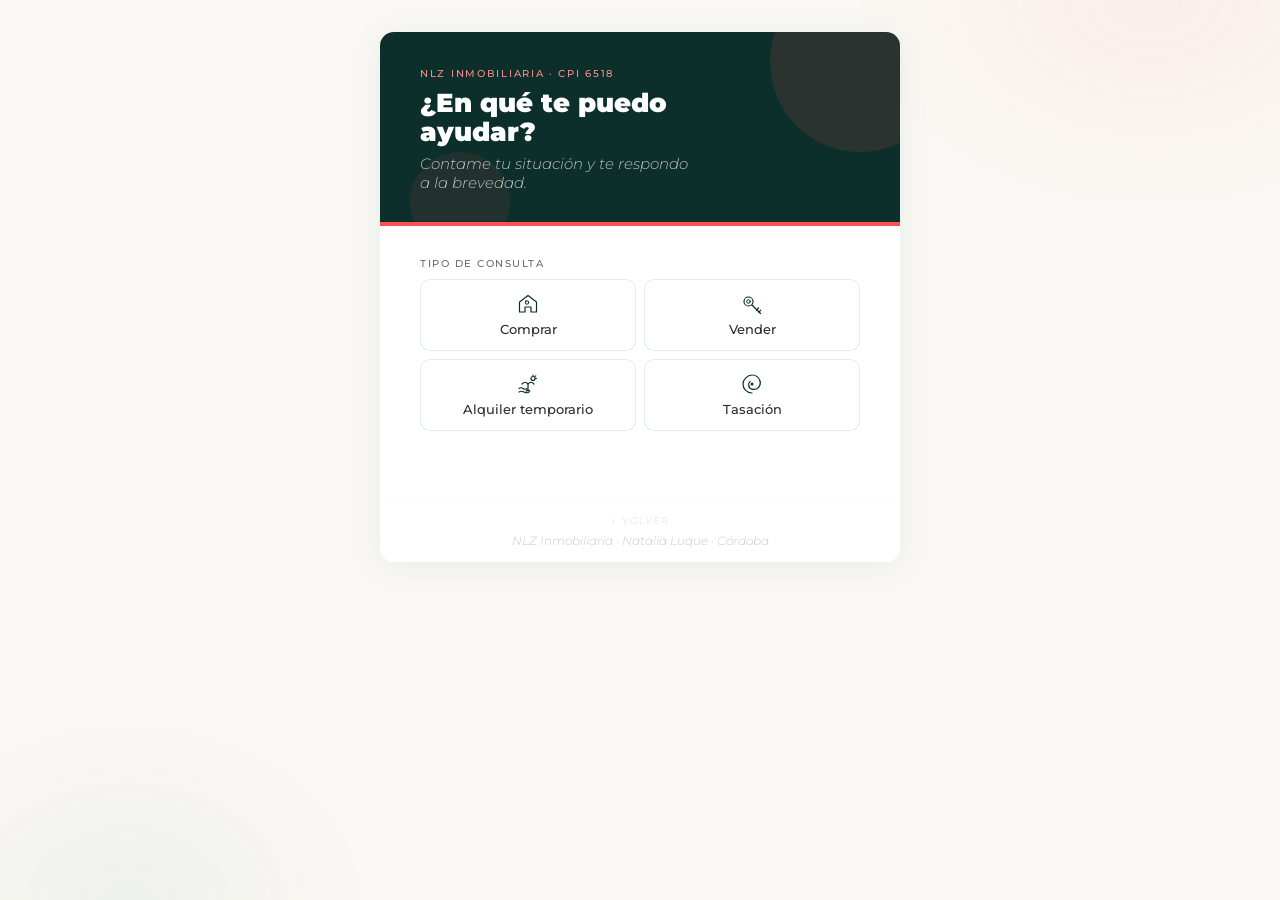
<file: inmo.html>
<!DOCTYPE html>
<html lang="es">
<head>
<meta charset="UTF-8">
<meta name="viewport" content="width=device-width, initial-scale=1.0">
<title>NLZ Inmobiliaria · Contacto</title>
<link href="https://fonts.googleapis.com/css2?family=Montserrat:wght@300;400;500;600;700&display=swap" rel="stylesheet">
<style>
  :root {
    --verde:       #0d2f2b;
    --verde-osc:   #081e1b;
    --verde-claro: #dff0e9;
    --coral:       #fa5152;
    --coral-claro: #fff0f0;
    --coral-med:   #fc8a8b;
    --crema:       #FAF8F4;
    --gris-texto:  #2C2C2A;
    --gris-sub:    #6B6B68;
  }
  * { margin: 0; padding: 0; box-sizing: border-box; }
  body {
    font-family: 'Montserrat', sans-serif;
    background: var(--crema);
    color: var(--gris-texto);
    min-height: 100vh;
    padding: 32px 20px;
  }
  body::before {
    content: "";
    position: fixed; inset: 0;
    background:
      radial-gradient(ellipse 500px 350px at 90% 0%, rgba(250,81,82,0.06) 0%, transparent 60%),
      radial-gradient(ellipse 400px 300px at 10% 100%, rgba(25,100,77,0.05) 0%, transparent 60%);
    pointer-events: none; z-index: 0;
  }
  .doc {
    position: relative; z-index: 1;
    max-width: 520px;
    margin: 0 auto;
    background: white;
    border-radius: 14px;
    overflow: hidden;
    box-shadow: 0 4px 32px rgba(25,100,77,0.08);
  }

  /* HEADER */
  .header {
    background: var(--verde);
    padding: 36px 40px 30px;
    color: white;
    position: relative;
    overflow: hidden;
  }
  .header::before {
    content: "";
    position: absolute;
    width: 180px; height: 180px;
    border-radius: 50%;
    background: rgba(250,81,82,0.12);
    top: -60px; right: -50px;
  }
  .header::after {
    content: "";
    position: absolute;
    width: 100px; height: 100px;
    border-radius: 50%;
    background: rgba(250,81,82,0.08);
    bottom: -30px; left: 30px;
  }
  .header-tag {
    font-family: 'Montserrat', sans-serif;
    font-size: 9.5px; font-weight: 500;
    letter-spacing: 0.18em; text-transform: uppercase;
    color: var(--coral-med);
    margin-bottom: 10px; display: block;
    position: relative; z-index: 1;
  }
  .header h1 {
    font-family: 'Montserrat', sans-serif;
    font-size: 26px; font-weight: 900;
    margin-bottom: 8px; line-height: 1.1;
    position: relative; z-index: 1;
  }
  .header p {
    font-family: 'Montserrat', sans-serif;
    font-size: 15px; font-weight: 300; font-style: italic;
    opacity: 0.7; position: relative; z-index: 1;
  }

  /* barra coral triple */
  .acento {
    height: 4px;
    background: var(--coral);
  }

  /* BODY */
  .body { padding: 32px 40px 40px; }

  /* selector tipo */
  .tipo-label {
    font-family: 'Montserrat', sans-serif;
    font-size: 9.5px; font-weight: 500;
    letter-spacing: 0.16em; text-transform: uppercase;
    color: var(--gris-sub);
    margin-bottom: 10px; display: block;
  }

  .tipo-grid {
    display: grid;
    grid-template-columns: 1fr 1fr;
    gap: 8px;
    margin-bottom: 26px;
  }

  .tipo-btn {
    padding: 13px 10px;
    border-radius: 10px;
    border: 1px solid rgba(25,100,77,0.12);
    background: white;
    cursor: pointer;
    display: flex; flex-direction: column;
    align-items: center; gap: 7px;
    transition: all 0.16s ease;
    user-select: none;
  }
  .tipo-btn:hover {
    border-color: var(--coral);
    background: var(--coral-claro);
  }
  .tipo-btn.activo {
    border-color: var(--coral);
    background: var(--coral);
    color: #fff;
    box-shadow: 0 3px 12px rgba(250,81,82,0.22);
  }

  .tipo-icon { display: block; color: var(--verde); transition: color 0.16s; }
  .tipo-btn:hover .tipo-icon { color: var(--coral); }
  .tipo-btn.activo .tipo-icon { color: rgba(255,255,255,0.9); }

  .tipo-nombre {
    font-family: 'Montserrat', sans-serif;
    font-size: 12.5px; font-weight: 500;
    color: var(--gris-texto); transition: color 0.16s;
  }
  .tipo-btn:hover .tipo-nombre { color: var(--coral); }
  .tipo-btn.activo .tipo-nombre { color: #fff; }

  /* separador */
  .sep { display: flex; align-items: center; gap: 14px; margin: 0 0 22px; }
  .sep-line { flex: 1; height: 1px; background: rgba(25,100,77,0.08); }
  .sep-mark { width: 5px; height: 5px; border-radius: 50%; background: var(--coral); opacity: 0.5; }

  /* campos */
  .campo { margin-bottom: 14px; }
  .campo-label {
    font-family: 'Montserrat', sans-serif;
    font-size: 9.5px; font-weight: 500;
    letter-spacing: 0.1em; text-transform: uppercase;
    color: var(--gris-sub); display: block; margin-bottom: 6px;
  }
  .campo input,
  .campo textarea {
    width: 100%;
    font-family: 'Montserrat', sans-serif;
    font-size: 13.5px; color: var(--gris-texto);
    background: var(--crema);
    border: 1px solid rgba(25,100,77,0.12);
    border-radius: 9px;
    padding: 12px 14px;
    outline: none;
    transition: border-color 0.16s, box-shadow 0.16s;
  }
  .campo input:focus,
  .campo textarea:focus {
    border-color: var(--coral);
    box-shadow: 0 0 0 3px rgba(250,81,82,0.07);
  }
  .campo input::placeholder,
  .campo textarea::placeholder { color: rgba(107,107,104,0.4); }
  .campo textarea { resize: none; height: 88px; line-height: 1.6; }

  .campo-row { display: grid; grid-template-columns: 1fr 1fr; gap: 10px; }

  hr.divider { border: none; border-top: 1px solid rgba(25,100,77,0.07); margin: 22px 0 20px; }

  /* botón */
  .btn-enviar {
    width: 100%;
    padding: 15px 20px;
    background: var(--coral);
    color: #fff;
    border: none;
    border-radius: 10px;
    font-family: 'Montserrat', sans-serif;
    font-size: 14px; font-weight: 500;
    cursor: pointer;
    display: flex; align-items: center; justify-content: center; gap: 10px;
    transition: transform 0.15s ease, box-shadow 0.15s ease, background 0.15s;
    letter-spacing: 0.01em;
  }
  .btn-enviar:hover {
    background: #e03e3f;
    transform: translateY(-2px);
    box-shadow: 0 6px 20px rgba(250,81,82,0.25);
  }
  .btn-enviar:active { transform: translateY(0); }

  .nota {
    margin-top: 12px; text-align: center;
    font-family: 'Montserrat', sans-serif;
    font-size: 10.5px; font-weight: 300;
    color: var(--gris-sub); opacity: 0.45; line-height: 1.5;
  }

  /* footer */
  .footer-doc {
    text-align: center;
    padding: 14px;
    font-family: 'Montserrat', sans-serif;
    font-size: 12px; font-style: italic; font-weight: 300;
    color: var(--gris-sub); opacity: 0.35;
    border-top: 1px solid rgba(25,100,77,0.06);
  }
  .footer-back {
    display: inline-block;
    margin-bottom: 6px;
    font-family: 'Montserrat', sans-serif;
    font-size: 10px; font-weight: 500;
    letter-spacing: 0.1em; text-transform: uppercase;
    color: var(--gris-sub); text-decoration: none;
    opacity: 0.35; transition: opacity 0.15s;
  }
  .footer-back:hover { opacity: 0.8; color: var(--verde); }
</style>
</head>
<body>
<div class="doc">

  <div class="header">
    <span class="header-tag">NLZ Inmobiliaria · CPI 6518</span>
    <h1>¿En qué te puedo<br>ayudar?</h1>
    <p>Contame tu situación y te respondo<br>a la brevedad.</p>
  </div>
  <div class="acento"></div>

  <div class="body">

    <span class="tipo-label">Tipo de consulta</span>
    <div class="tipo-grid">

      <button class="tipo-btn" data-tipo="Quiero comprar" onclick="selTipo(this)">
        <svg class="tipo-icon" width="22" height="22" viewBox="0 0 22 22" fill="none" stroke="currentColor" stroke-width="1.2" stroke-linecap="round" stroke-linejoin="round">
          <path d="M2.5 9L11 2.5L19.5 9V19H14V14H8V19H2.5V9Z"/>
          <rect x="8.5" y="8" width="3" height="3" rx="0.5" stroke-width="1"/>
        </svg>
        <span class="tipo-nombre">Comprar</span>
      </button>

      <button class="tipo-btn" data-tipo="Quiero vender" onclick="selTipo(this)">
        <svg class="tipo-icon" width="22" height="22" viewBox="0 0 22 22" fill="none" stroke="currentColor" stroke-width="1.2" stroke-linecap="round" stroke-linejoin="round">
          <circle cx="7.5" cy="8.5" r="4.5"/>
          <circle cx="7.5" cy="8.5" r="1.8" stroke-width="1"/>
          <path d="M11 12L19.5 20.5" stroke-width="1.3"/>
          <path d="M15.5 17L17.5 15" stroke-width="1.2"/>
          <path d="M17.8 19.2L19.8 17.2" stroke-width="1.2"/>
        </svg>
        <span class="tipo-nombre">Vender</span>
      </button>

      <button class="tipo-btn" data-tipo="Alquiler temporario" onclick="selTipo(this)">
        <svg class="tipo-icon" width="22" height="22" viewBox="0 0 22 22" fill="none" stroke="currentColor" stroke-width="1.2" stroke-linecap="round" stroke-linejoin="round">
          <circle cx="16" cy="5.5" r="2"/>
          <line x1="16" y1="2" x2="16" y2="2.8"/>
          <line x1="18.8" y1="2.8" x2="18.2" y2="3.4"/>
          <line x1="19.5" y1="5.5" x2="18.7" y2="5.5"/>
          <path d="M5 11 Q8 7.5 11 11 Q14 7.5 17 11"/>
          <line x1="11" y1="11" x2="11" y2="18"/>
          <path d="M9.2 18 Q11 16.2 12.8 18"/>
          <path d="M2 15.5 Q4 14 6 15.5 Q8 17 10 15.5"/>
          <path d="M2 19 Q4.5 17.5 7 19 Q9.5 20.5 12 19"/>
        </svg>
        <span class="tipo-nombre">Alquiler temporario</span>
      </button>

      <button class="tipo-btn" data-tipo="Necesito una tasación" onclick="selTipo(this)">
        <svg class="tipo-icon" width="22" height="22" viewBox="0 0 22 22" fill="none" stroke="currentColor" stroke-width="1.2" stroke-linecap="round" stroke-linejoin="round">
          <path d="M11 20C5.48 20 2 15.52 2 11C2 6.48 6.48 2 11 2C14.9 2 18.12 4.65 19.1 8.28" stroke-width="1.2"/>
          <path d="M19.1 8.28C19.65 10.32 19.1 12.68 17.6 14.3" stroke-width="1.2"/>
          <path d="M17.6 14.3C16.15 15.87 13.9 16.65 11.7 16.35" stroke-width="1.2"/>
          <path d="M11.7 16.35C9.7 16.05 8.1 14.55 7.65 12.6" stroke-width="1.2"/>
          <path d="M7.65 12.6C7.25 11.05 7.9 9.35 9.1 8.35" stroke-width="1.2"/>
          <circle cx="11" cy="11" r="1.5" fill="currentColor" stroke="none"/>
        </svg>
        <span class="tipo-nombre">Tasación</span>
      </button>

    </div>

    <div id="paso2" style="overflow:hidden; max-height:0; opacity:0; transition: max-height 0.5s ease, opacity 0.4s ease 0.1s;">

    <div class="sep">
      <div class="sep-line"></div>
      <div class="sep-mark"></div>
      <div class="sep-line"></div>
    </div>

    <div class="campo">
      <label class="campo-label">Nombre</label>
      <input type="text" id="nombre" placeholder="Tu nombre completo">
    </div>

    <div class="campo">
      <label class="campo-label">Teléfono / WhatsApp</label>
      <input type="tel" id="telefono" placeholder="351 000 0000">
    </div>

    <div class="campo">
      <label class="campo-label">Zona o barrio</label>
      <input type="text" id="zona" placeholder="Ej: Nueva Córdoba, Güemes, Villa Allende...">
    </div>

    <div class="campo">
      <label class="campo-label">¿Cómo puedo ayudarte?</label>
      <textarea id="consulta" placeholder="Presupuesto, tamaño, características importantes, urgencia..."></textarea>
    </div>

    <hr class="divider">

    <button class="btn-enviar" onclick="enviarWA()">
      <svg width="17" height="17" viewBox="0 0 24 24" fill="white">
        <path d="M17.472 14.382c-.297-.149-1.758-.867-2.03-.967-.273-.099-.471-.148-.67.15-.197.297-.767.966-.94 1.164-.173.199-.347.223-.644.075-.297-.15-1.255-.463-2.39-1.475-.883-.788-1.48-1.761-1.653-2.059-.173-.297-.018-.458.13-.606.134-.133.298-.347.446-.52.149-.174.198-.298.298-.497.099-.198.05-.371-.025-.52-.075-.149-.669-1.612-.916-2.207-.242-.579-.487-.5-.669-.51-.173-.008-.371-.01-.57-.01-.198 0-.52.074-.792.372-.272.297-1.04 1.016-1.04 2.479 0 1.462 1.065 2.875 1.213 3.074.149.198 2.096 3.2 5.077 4.487.709.306 1.262.489 1.694.625.712.227 1.36.195 1.871.118.571-.085 1.758-.719 2.006-1.413.248-.694.248-1.289.173-1.413-.074-.124-.272-.198-.57-.347z"/>
        <path d="M12 0C5.373 0 0 5.373 0 12c0 2.127.558 4.122 1.529 5.857L0 24l6.335-1.521A11.944 11.944 0 0012 24c6.627 0 12-5.373 12-12S18.627 0 12 0zm0 21.818a9.794 9.794 0 01-5.034-1.389l-.361-.214-3.741.899.947-3.638-.235-.374A9.763 9.763 0 012.182 12C2.182 6.579 6.579 2.182 12 2.182S21.818 6.579 21.818 12 17.421 21.818 12 21.818z"/>
      </svg>
      Enviar consulta
    </button>

    <p class="nota">Tu consulta se abrirá directamente en WhatsApp.<br>No almacenamos tus datos.</p>

    </div>

  </div>

  <div class="footer-doc">
    <a href="/links" class="footer-back">← Volver</a><br>
    NLZ Inmobiliaria · Natalia Luque · Córdoba
  </div>

</div>

<script>
var tipoSeleccionado = '';
function selTipo(btn) {
  document.querySelectorAll('.tipo-btn').forEach(function(b) { b.classList.remove('activo'); });
  btn.classList.add('activo');
  tipoSeleccionado = btn.getAttribute('data-tipo');
  var paso2 = document.getElementById('paso2');
  paso2.style.maxHeight = '600px';
  paso2.style.opacity = '1';
  setTimeout(function() {
    paso2.scrollIntoView({ behavior: 'smooth', block: 'start' });
  }, 120);
}
function enviarWA() {
  var nombre   = document.getElementById('nombre').value.trim();
  var telefono = document.getElementById('telefono').value.trim();
  var zona     = document.getElementById('zona').value.trim();
  var consulta = document.getElementById('consulta').value.trim();
  if (!tipoSeleccionado) { alert('Por favor seleccioná el tipo de consulta.'); return; }
  if (!nombre) { alert('Por favor ingresá tu nombre.'); return; }
  var msg = '🏡 *Consulta NLZ Inmobiliaria*\n\n'
    + '*Tipo:* ' + tipoSeleccionado + '\n'
    + '*Nombre:* ' + nombre + '\n'
    + (telefono ? '*Teléfono:* ' + telefono + '\n' : '')
    + (zona     ? '*Zona:* ' + zona + '\n' : '')
    + (consulta ? '\n*Consulta:*\n' + consulta : '');
  window.open('https://wa.me/543515165220?text=' + encodeURIComponent(msg), '_blank');
}
</script>
</body>
</html>
</file>
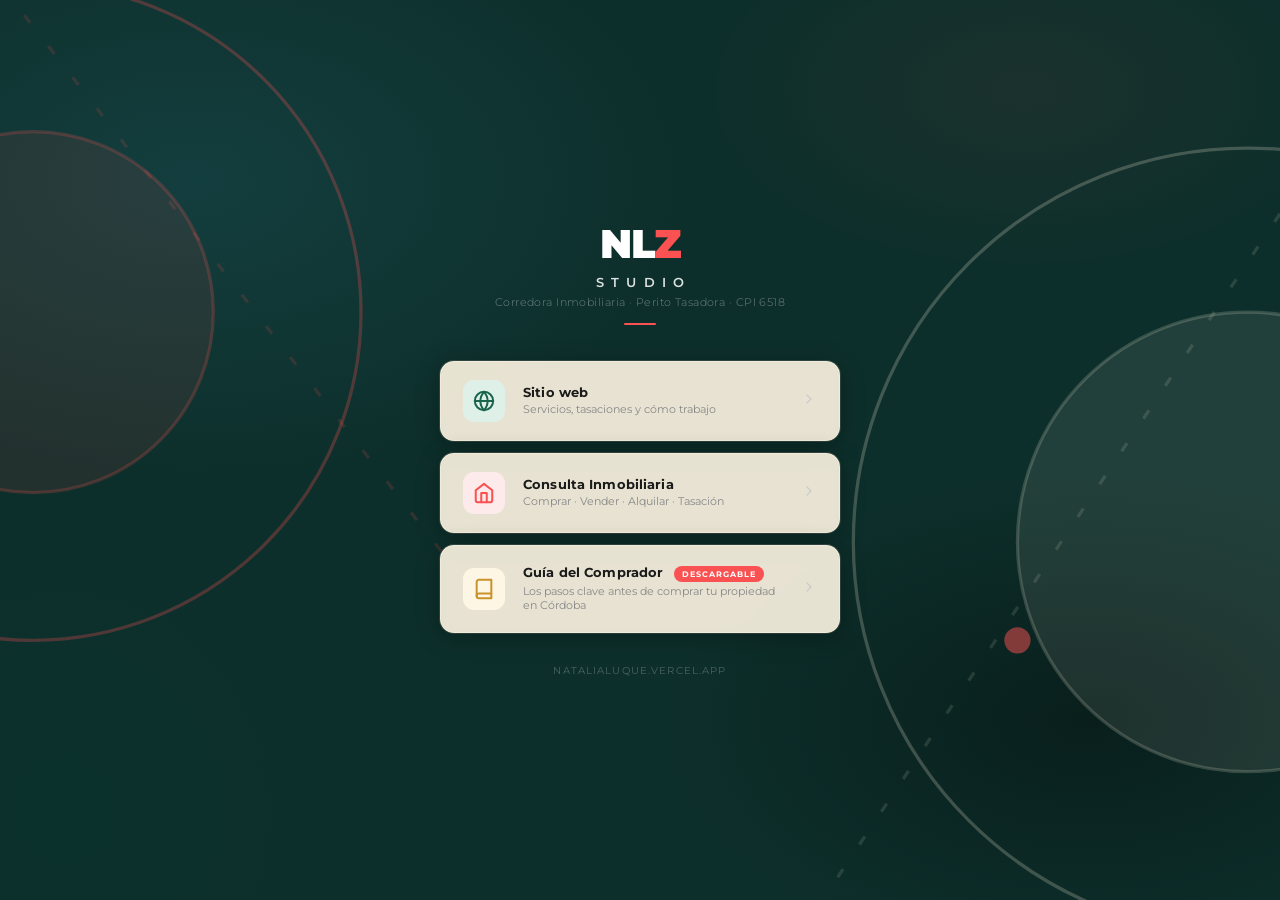
<file: links.html>
<!DOCTYPE html>
<html lang="es">
<head>
<meta charset="UTF-8">
<meta name="viewport" content="width=device-width, initial-scale=1.0">
<title>Natalia Luque · Links</title>
<link href="https://fonts.googleapis.com/css2?family=Montserrat:wght@300;400;500;600;700;900&display=swap" rel="stylesheet">
<style>
  :root {
    --verde: #1a4d52;
    --verde-oscuro: #0d2f33;
    --coral: #fa5152;
    --gris: #f2f2f0;
  }
  * { margin: 0; padding: 0; box-sizing: border-box; }

  @keyframes flotar {
    0%, 100% { transform: translateY(0px) scale(1); }
    50% { transform: translateY(-18px) scale(1.03); }
  }
  @keyframes flotar2 {
    0%, 100% { transform: translateY(0px) scale(1); }
    50% { transform: translateY(14px) scale(0.97); }
  }
  @keyframes rotar {
    from { transform: rotate(0deg); }
    to { transform: rotate(360deg); }
  }
  @keyframes pulsar {
    0%, 100% { opacity: 0.5; transform: scale(1); }
    50% { opacity: 1; transform: scale(1.15); }
  }

  body {
    font-family: 'Montserrat', sans-serif;
    background-color: #0d2f2b;
    background-image:
      radial-gradient(ellipse 70% 60% at 15% 20%, rgba(26,77,82,0.5) 0%, transparent 55%),
      radial-gradient(ellipse 60% 50% at 85% 80%, rgba(6,20,18,0.6) 0%, transparent 55%),
      radial-gradient(ellipse 50% 40% at 80% 10%, rgba(250,81,82,0.06) 0%, transparent 50%),
      radial-gradient(ellipse 40% 60% at 5% 90%, rgba(10,50,45,0.7) 0%, transparent 50%);
    min-height: 100vh;
    display: flex;
    flex-direction: column;
    align-items: center;
    justify-content: center;
    padding: 40px 20px;
  }
  .wrap { width: 100%; max-width: 400px; }

  /* PERFIL */
  .perfil {
    text-align: center;
    margin-bottom: 36px;
  }
  .logo {
    font-weight: 900;
    font-size: 40px;
    color: #ffffff;
    letter-spacing: -0.03em;
    line-height: 1;
    margin-bottom: 10px;
  }
  .logo em { color: var(--coral); font-style: normal; }
  .nombre {
    font-size: 13px;
    font-weight: 600;
    color: rgba(255,255,255,0.85);
    letter-spacing: 0.55em;
    text-indent: 0.55em;
    text-transform: uppercase;
    text-align: center;
    margin-bottom: 5px;
  }
  .rol {
    font-size: 11px;
    font-weight: 300;
    color: rgba(255,255,255,0.4);
    letter-spacing: 0.04em;
  }
  .linea {
    width: 32px;
    height: 2px;
    background: var(--coral);
    border-radius: 2px;
    margin: 14px auto 0;
  }

  /* CARDS */
  .links { display: flex; flex-direction: column; gap: 12px; }

  .item {
    display: flex;
    align-items: center;
    gap: 18px;
    background: rgba(250,242,224,0.92);
    border: 1px solid rgba(250,242,224,0.6);
    border-radius: 14px;
    padding: 18px 22px;
    text-decoration: none;
    color: inherit;
    box-shadow: 0 4px 24px rgba(0,0,0,0.28), 0 0 0 1px rgba(250,242,224,0.15);
    backdrop-filter: blur(4px);
    transition: box-shadow 0.2s, transform 0.2s, background 0.2s;
    position: relative;
    overflow: hidden;
  }
  .item:hover {
    background: rgba(255,248,234,0.97);
    box-shadow: 0 8px 32px rgba(0,0,0,0.32), 0 0 0 1px rgba(250,242,224,0.3);
    transform: translateY(-2px);
  }
  .item-icon {
    flex-shrink: 0;
    width: 42px;
    height: 42px;
    border-radius: 11px;
    display: flex;
    align-items: center;
    justify-content: center;
  }
  .item-icon.verde { background: #dff0e9; }
  .item-icon.coral { background: #fdeaea; }
  .item-icon.dark  { background: #e8f2ee; }
  .item-icon.gold  { background: #fef6e4; }
  .item-text { flex: 1; }
  .item-titulo {
    font-size: 13px;
    font-weight: 700;
    color: #1a1a1a;
    margin-bottom: 3px;
    letter-spacing: 0.01em;
  }
  .item-desc {
    font-size: 10.5px;
    font-weight: 400;
    color: #888;
    line-height: 1.4;
  }
  .item-arrow {
    flex-shrink: 0;
    color: #bbb;
  }

  /* BADGE GRATIS */
  .badge {
    display: inline-block;
    font-size: 8px;
    font-weight: 700;
    letter-spacing: 0.12em;
    text-transform: uppercase;
    background: var(--coral);
    color: white;
    padding: 3px 8px;
    border-radius: 20px;
    vertical-align: middle;
    margin-left: 7px;
  }

  .footer {
    text-align: center;
    margin-top: 32px;
    font-size: 9.5px;
    color: rgba(255,255,255,0.25);
    letter-spacing: 0.12em;
    text-transform: uppercase;
  }
</style>
</head>
<body>

<!-- formas decorativas de fondo -->
<svg style="position:fixed;inset:0;width:100%;height:100%;pointer-events:none;z-index:0;" viewBox="0 0 390 844" preserveAspectRatio="xMidYMid slice" xmlns="http://www.w3.org/2000/svg">

  <!-- CORAL — esquina superior derecha, flota -->
  <g style="transform-origin:370px 60px; animation: flotar 7s ease-in-out infinite;">
    <circle cx="370" cy="60" r="160" fill="none" stroke="rgba(250,81,82,0.38)" stroke-width="1"/>
    <circle cx="370" cy="60" r="110" fill="none" stroke="rgba(250,81,82,0.25)" stroke-width="1"/>
    <circle cx="370" cy="60" r="65" fill="rgba(250,81,82,0.12)" stroke="rgba(250,81,82,0.35)" stroke-width="1"/>
  </g>

  <!-- CORAL — centro izquierda, flota lento -->
  <g style="transform-origin:10px 380px; animation: flotar2 10s ease-in-out infinite 1s;">
    <circle cx="10" cy="380" r="100" fill="none" stroke="rgba(250,81,82,0.28)" stroke-width="1"/>
    <circle cx="10" cy="380" r="55"  fill="rgba(250,81,82,0.09)" stroke="rgba(250,81,82,0.22)" stroke-width="1"/>
  </g>

  <!-- CREMA — centro derecha, flota lento -->
  <g style="transform-origin:380px 450px; animation: flotar 11s ease-in-out infinite 0.5s;">
    <circle cx="380" cy="450" r="120" fill="none" stroke="rgba(250,240,220,0.22)" stroke-width="1"/>
    <circle cx="380" cy="450" r="70"  fill="rgba(250,240,220,0.09)" stroke="rgba(250,240,220,0.18)" stroke-width="1"/>
  </g>

  <!-- CREMA — esquina inferior derecha, flota -->
  <g style="transform-origin:380px 820px; animation: flotar 13s ease-in-out infinite 2s;">
    <circle cx="380" cy="820" r="140" fill="none" stroke="rgba(250,240,220,0.2)" stroke-width="1"/>
    <circle cx="380" cy="820" r="85"  fill="rgba(250,240,220,0.08)" stroke="rgba(250,240,220,0.17)" stroke-width="1"/>
  </g>

  <!-- CORAL — esquina inferior izquierda -->
  <g style="transform-origin:-20px 780px; animation: flotar2 9s ease-in-out infinite 1s;">
    <circle cx="-20" cy="780" r="130" fill="none" stroke="rgba(250,81,82,0.3)" stroke-width="1"/>
    <circle cx="-20" cy="780" r="80"  fill="rgba(250,81,82,0.1)" stroke="rgba(250,81,82,0.25)" stroke-width="1"/>
  </g>

  <!-- puntos coral -->
  <circle cx="55"  cy="160" r="5" fill="rgba(250,81,82,0.65)" style="animation: pulsar 4s ease-in-out infinite;"/>
  <circle cx="310" cy="480" r="4" fill="rgba(250,81,82,0.5)"  style="animation: pulsar 5s ease-in-out infinite 1.5s;"/>
  <circle cx="180" cy="680" r="3" fill="rgba(250,81,82,0.45)" style="animation: pulsar 6s ease-in-out infinite 0.8s;"/>

  <!-- puntos crema -->
  <circle cx="340" cy="280" r="4" fill="rgba(250,240,220,0.5)"  style="animation: pulsar 6s ease-in-out infinite 0.5s;"/>
  <circle cx="60"  cy="650" r="3" fill="rgba(250,240,220,0.4)"  style="animation: pulsar 7s ease-in-out infinite 2s;"/>
  <circle cx="200" cy="80"  r="3" fill="rgba(250,240,220,0.35)" style="animation: pulsar 5s ease-in-out infinite 1s;"/>

  <!-- líneas sutiles -->
  <line x1="0"   y1="280" x2="140" y2="460" stroke="rgba(250,81,82,0.15)"   stroke-width="1" stroke-dasharray="3,9"/>
  <line x1="390" y1="350" x2="250" y2="560" stroke="rgba(250,240,220,0.12)" stroke-width="1" stroke-dasharray="3,9"/>
</svg>

<div class="wrap" style="position:relative;z-index:1;">

  <div class="perfil">
    <div class="logo">NL<em>Z</em></div>
    <div class="nombre">Studio</div>
    <div class="rol">Corredora Inmobiliaria · Perito Tasadora · CPI 6518</div>
    <div class="linea"></div>
  </div>

  <div class="links">

    <!-- 1. Sitio web -->
    <a class="item" href="/">
      <div class="item-icon verde">
        <svg width="22" height="22" viewBox="0 0 24 24" fill="none" stroke="#19644d" stroke-width="2.2" stroke-linecap="round" stroke-linejoin="round">
          <circle cx="12" cy="12" r="10"/><line x1="2" y1="12" x2="22" y2="12"/>
          <path d="M12 2a15.3 15.3 0 0 1 4 10 15.3 15.3 0 0 1-4 10 15.3 15.3 0 0 1-4-10 15.3 15.3 0 0 1 4-10z"/>
        </svg>
      </div>
      <div class="item-text">
        <div class="item-titulo">Sitio web</div>
        <div class="item-desc">Servicios, tasaciones y cómo trabajo</div>
      </div>
      <div class="item-arrow">
        <svg width="16" height="16" viewBox="0 0 24 24" fill="none" stroke="#ccc" stroke-width="2" stroke-linecap="round"><polyline points="9 18 15 12 9 6"/></svg>
      </div>
    </a>

    <!-- 2. Consulta Inmobiliaria -->
    <a class="item" href="/inmo">
      <div class="item-icon coral">
        <svg width="22" height="22" viewBox="0 0 24 24" fill="none" stroke="#fa5152" stroke-width="2.2" stroke-linecap="round" stroke-linejoin="round">
          <path d="M3 9l9-7 9 7v11a2 2 0 0 1-2 2H5a2 2 0 0 1-2-2z"/><polyline points="9 22 9 12 15 12 15 22"/>
        </svg>
      </div>
      <div class="item-text">
        <div class="item-titulo">Consulta Inmobiliaria</div>
        <div class="item-desc">Comprar · Vender · Alquilar · Tasación</div>
      </div>
      <div class="item-arrow">
        <svg width="16" height="16" viewBox="0 0 24 24" fill="none" stroke="#ccc" stroke-width="2" stroke-linecap="round"><polyline points="9 18 15 12 9 6"/></svg>
      </div>
    </a>

    <!-- 3. Guía del Comprador -->
    <a class="item" href="/guia-comprador.pdf" download>
      <div class="item-icon gold">
        <svg width="22" height="22" viewBox="0 0 24 24" fill="none" stroke="#c9922a" stroke-width="2.2" stroke-linecap="round" stroke-linejoin="round">
          <path d="M4 19.5A2.5 2.5 0 0 1 6.5 17H20"/><path d="M6.5 2H20v20H6.5A2.5 2.5 0 0 1 4 19.5v-15A2.5 2.5 0 0 1 6.5 2z"/>
        </svg>
      </div>
      <div class="item-text">
        <div class="item-titulo">Guía del Comprador <span class="badge">Descargable</span></div>
        <div class="item-desc">Los pasos clave antes de comprar tu propiedad en Córdoba</div>
      </div>
      <div class="item-arrow">
        <svg width="16" height="16" viewBox="0 0 24 24" fill="none" stroke="#ccc" stroke-width="2" stroke-linecap="round"><polyline points="9 18 15 12 9 6"/></svg>
      </div>
    </a>

  </div>

  <div class="footer">natalialuque.vercel.app</div>
</div>
</body>
</html>
</file>
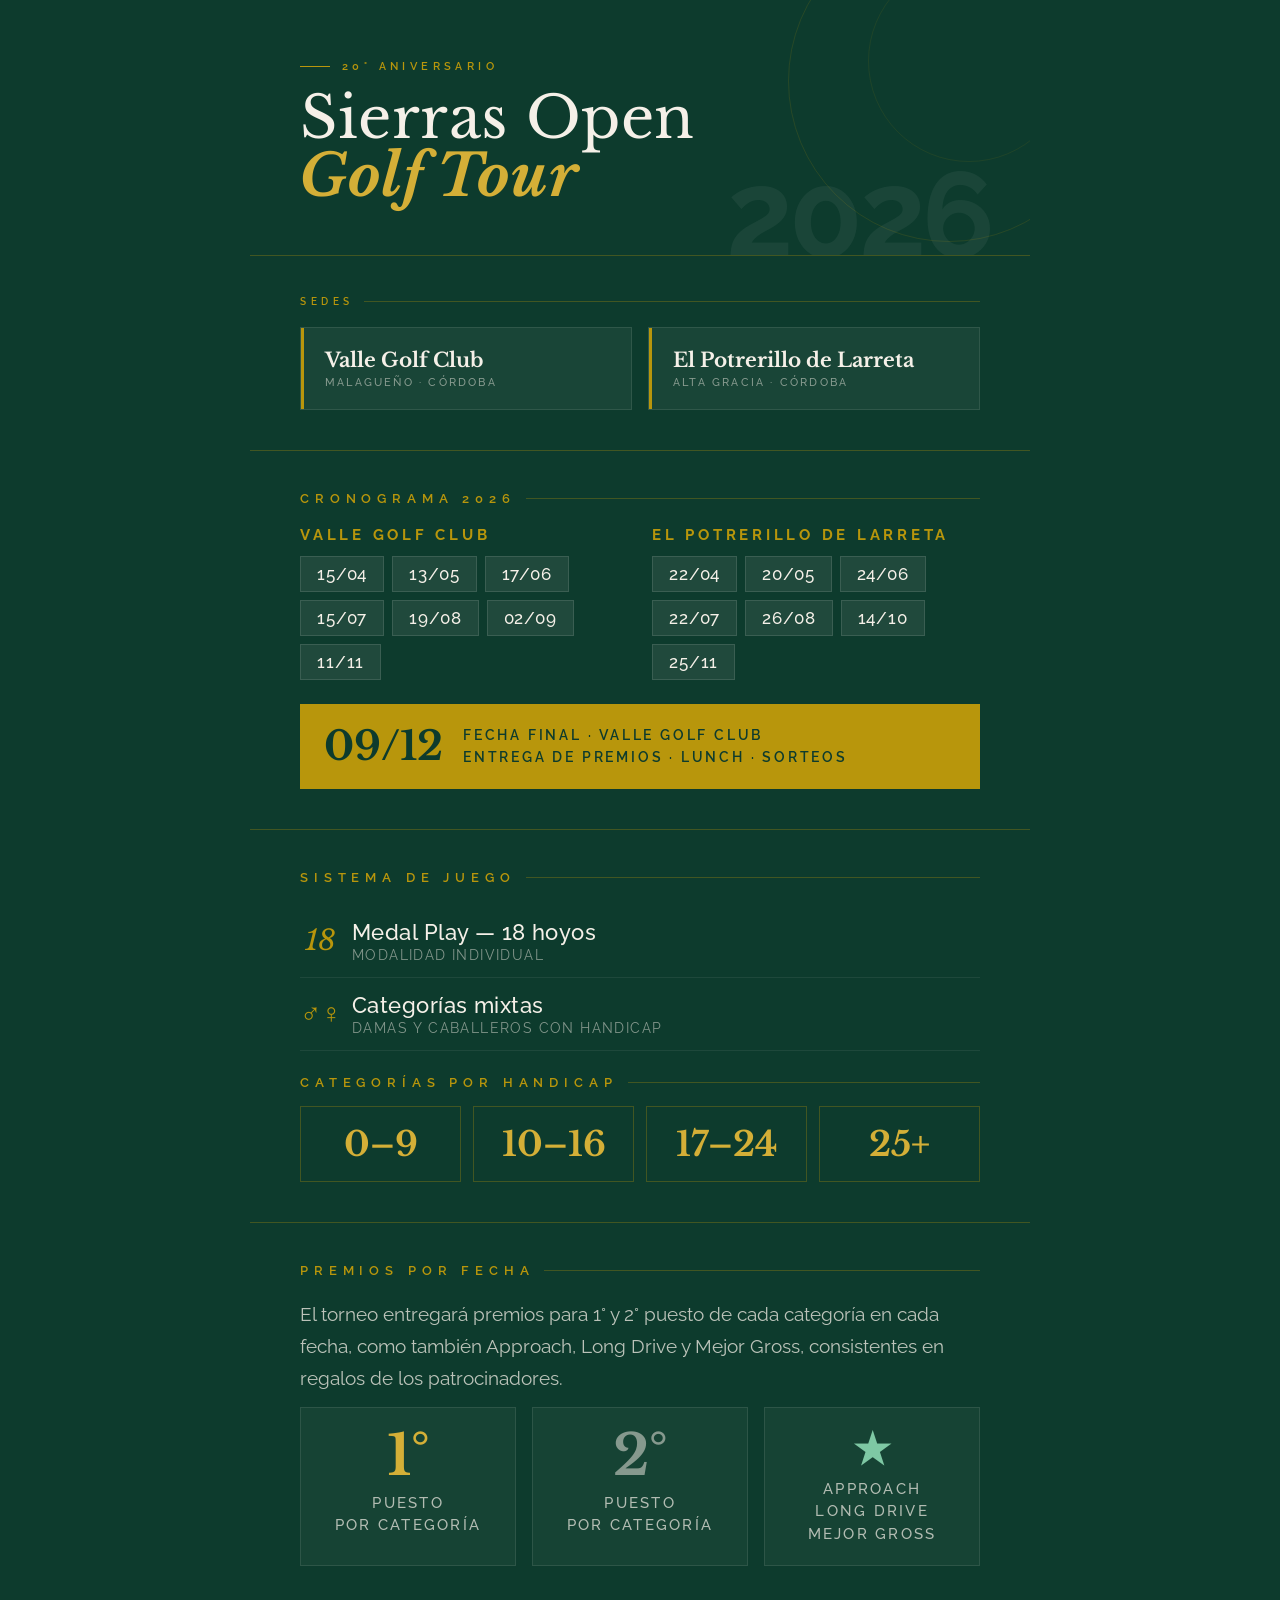
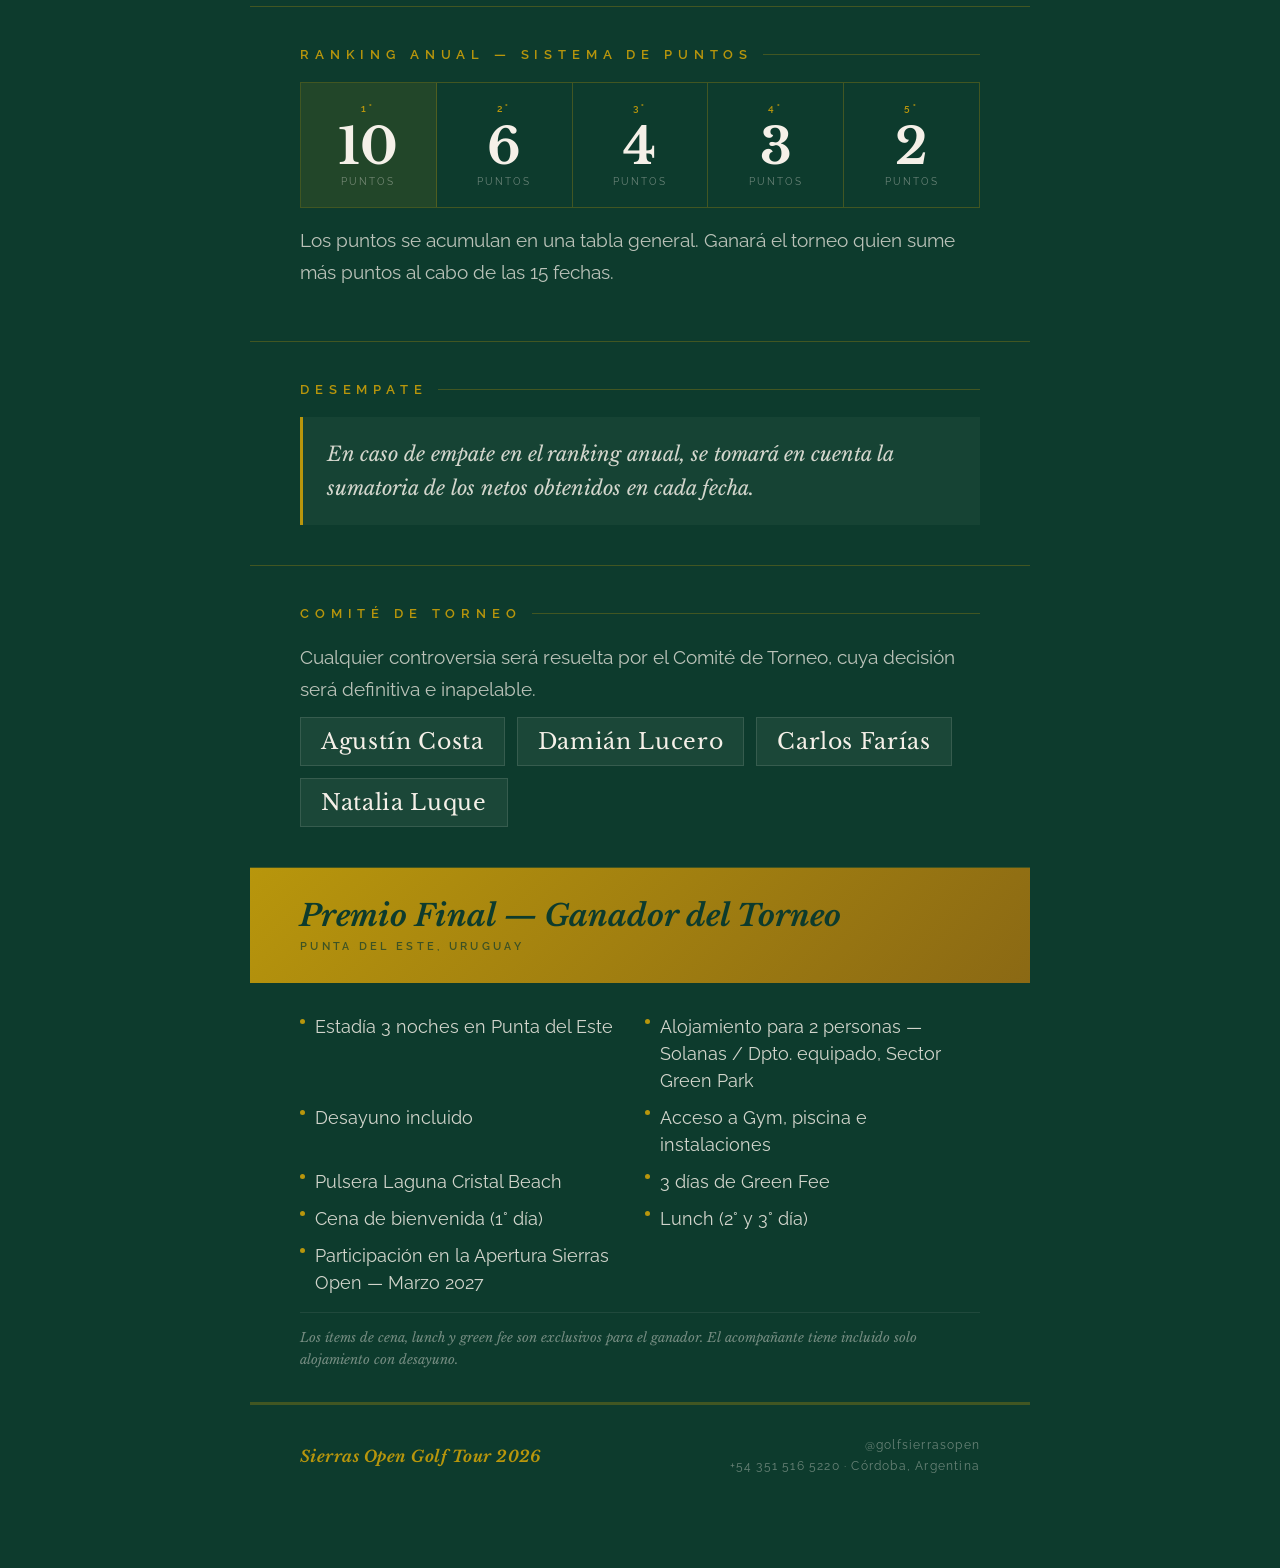
<file: reglamento.html>
<!DOCTYPE html>
<html lang="es">
<head>
<meta charset="UTF-8">
<meta name="viewport" content="width=device-width, initial-scale=1.0">
<title>Sierras Open Golf Tour 2026 — Reglamento</title>
<link href="https://fonts.googleapis.com/css2?family=Libre+Baskerville:ital,wght@0,400;0,700;1,400&family=Raleway:wght@300;400;500;600;700&display=swap" rel="stylesheet">
<style>
  :root {
    --verde: #0D3B2D;
    --verde2: #1A4A2E;
    --dorado: #B8960C;
    --dorado2: #D4AF37;
    --crema: #F5F0E8;
    --linea: rgba(184,150,12,0.3);
  }

  * { margin: 0; padding: 0; box-sizing: border-box; }

  @media print {
    @page { size: A4; margin: 0; }
    body { -webkit-print-color-adjust: exact; print-color-adjust: exact; }
  }

  body {
    background: var(--verde);
    font-family: 'Raleway', sans-serif;
    color: var(--crema);
    min-height: 100vh;
  }

  .wrapper { max-width: 780px; margin: 0 auto; padding: 0 0 60px; }

  .header {
    position: relative;
    background: var(--verde);
    padding: 60px 50px 50px;
    overflow: hidden;
    border-bottom: 1px solid var(--linea);
  }
  .header::before {
    content: ''; position: absolute;
    top: -80px; right: -80px;
    width: 320px; height: 320px;
    border: 1px solid rgba(184,150,12,0.15); border-radius: 50%;
  }
  .header::after {
    content: ''; position: absolute;
    top: -40px; right: -40px;
    width: 200px; height: 200px;
    border: 1px solid rgba(184,150,12,0.1); border-radius: 50%;
  }

  .aniversario {
    font-family: 'Raleway', sans-serif;
    font-size: 11px; font-weight: 600; letter-spacing: 0.4em;
    color: var(--dorado); text-transform: uppercase;
    margin-bottom: 16px; display: flex; align-items: center; gap: 12px;
  }
  .aniversario::before {
    content: ''; display: inline-block;
    width: 30px; height: 1px; background: var(--dorado);
  }

  .titulo-principal {
    font-family: 'Libre Baskerville', serif;
    font-size: 58px; font-weight: 400; line-height: 1;
    color: var(--crema); letter-spacing: 0.01em;
  }
  .titulo-principal strong {
    font-weight: 700; color: var(--dorado2);
    display: block; font-style: italic;
  }

  .anio {
    font-family: 'Raleway', sans-serif; font-size: 120px; font-weight: 700;
    color: rgba(245,240,232,0.06); position: absolute;
    bottom: -20px; right: 40px; line-height: 1;
    letter-spacing: -0.04em; pointer-events: none; user-select: none;
  }

  .seccion { padding: 40px 50px; border-bottom: 1px solid var(--linea); }

  .seccion-label {
    font-family: 'Raleway', sans-serif;
    font-size: 10px; font-weight: 600; letter-spacing: 0.45em;
    color: var(--dorado); text-transform: uppercase;
    margin-bottom: 20px; display: flex; align-items: center; gap: 10px;
  }
  .seccion-label::after { content: ''; flex: 1; height: 1px; background: var(--linea); }

  .sedes-grid { display: grid; grid-template-columns: 1fr 1fr; gap: 16px; }

  .sede-card {
    background: rgba(245,240,232,0.05); border: 1px solid rgba(245,240,232,0.1);
    padding: 20px 24px; position: relative; overflow: hidden;
  }
  .sede-card::before {
    content: ''; position: absolute; top: 0; left: 0;
    width: 3px; height: 100%; background: var(--dorado);
  }
  .sede-nombre { font-family: 'Libre Baskerville', serif; font-size: 20px; font-weight: 700; color: var(--crema); margin-bottom: 4px; }
  .sede-lugar { font-size: 11px; font-weight: 500; letter-spacing: 0.2em; color: rgba(245,240,232,0.5); text-transform: uppercase; }

  .cronograma-grid { display: grid; grid-template-columns: 1fr 1fr; gap: 24px; margin-bottom: 24px; }
  .crono-club { font-family: 'Raleway', sans-serif; font-size: 11px; font-weight: 700; letter-spacing: 0.25em; color: var(--dorado); text-transform: uppercase; margin-bottom: 12px; }
  .fechas-lista { display: flex; flex-wrap: wrap; gap: 8px; }
  .fecha-chip { background: rgba(245,240,232,0.08); border: 1px solid rgba(245,240,232,0.12); padding: 5px 12px; font-family: 'Raleway', sans-serif; font-size: 14px; font-weight: 500; color: var(--crema); letter-spacing: 0.05em; }

  .fecha-final-box { background: var(--dorado); padding: 20px 24px; display: flex; align-items: center; gap: 20px; }
  .fecha-final-fecha { font-family: 'Libre Baskerville', serif; font-size: 34px; font-weight: 700; color: var(--verde); line-height: 1; white-space: nowrap; }
  .fecha-final-detalle { font-family: 'Raleway', sans-serif; font-size: 11px; font-weight: 600; letter-spacing: 0.2em; color: var(--verde); text-transform: uppercase; line-height: 1.6; }

  .juego-row { display: flex; align-items: center; gap: 16px; padding: 14px 0; border-bottom: 1px solid rgba(245,240,232,0.07); }
  .juego-row:last-child { border-bottom: none; }
  .juego-num { font-family: 'Libre Baskerville', serif; font-size: 28px; font-weight: 400; font-style: italic; color: var(--dorado); width: 36px; text-align: right; flex-shrink: 0; }
  .juego-texto { font-size: 18px; font-weight: 500; color: var(--crema); letter-spacing: 0.02em; }
  .juego-sub { font-size: 11px; color: rgba(245,240,232,0.5); letter-spacing: 0.1em; text-transform: uppercase; margin-top: 2px; }

  .cats-grid { display: grid; grid-template-columns: repeat(4, 1fr); gap: 12px; }
  .cat-box { border: 1px solid rgba(184,150,12,0.3); padding: 20px 12px; text-align: center; }
  .cat-hcp { font-family: 'Libre Baskerville', serif; font-size: 28px; font-weight: 700; color: var(--dorado2); line-height: 1; }

  .premios-cols { display: grid; grid-template-columns: 1fr 1fr 1fr; gap: 16px; }
  .premio-card { padding: 20px; background: rgba(245,240,232,0.04); border: 1px solid rgba(245,240,232,0.1); text-align: center; }
  .premio-pos { font-family: 'Libre Baskerville', serif; font-size: 46px; font-weight: 700; line-height: 1; margin-bottom: 8px; }
  .premio-pos.gold { color: var(--dorado2); }
  .premio-pos.silver { color: rgba(245,240,232,0.5); }
  .premio-pos.especial { color: #7EC8A4; font-size: 34px; }
  .premio-desc { font-size: 12px; font-weight: 500; letter-spacing: 0.15em; text-transform: uppercase; color: rgba(245,240,232,0.7); line-height: 1.5; }

  .puntos-tabla { display: flex; border: 1px solid var(--linea); overflow: hidden; }
  .punto-col { flex: 1; text-align: center; padding: 20px 8px; border-right: 1px solid var(--linea); }
  .punto-col:last-child { border-right: none; }
  .punto-col.top { background: rgba(184,150,12,0.12); }
  .punto-pos { font-family: 'Raleway', sans-serif; font-size: 10px; font-weight: 600; letter-spacing: 0.3em; color: var(--dorado); text-transform: uppercase; margin-bottom: 8px; }
  .punto-num { font-family: 'Libre Baskerville', serif; font-size: 42px; font-weight: 700; color: var(--crema); line-height: 1; }
  .punto-pts { font-family: 'Raleway', sans-serif; font-size: 10px; color: rgba(245,240,232,0.4); letter-spacing: 0.2em; margin-top: 4px; text-transform: uppercase; }

  .desempate-box { background: rgba(245,240,232,0.04); border-left: 3px solid var(--dorado); padding: 20px 24px; font-family: 'Libre Baskerville', serif; font-size: 17px; font-style: italic; color: rgba(245,240,232,0.85); line-height: 1.7; }

  .comite-lista { display: flex; flex-wrap: wrap; gap: 12px; }
  .comite-nombre { background: rgba(245,240,232,0.06); border: 1px solid rgba(245,240,232,0.12); padding: 10px 20px; font-family: 'Libre Baskerville', serif; font-size: 18px; font-weight: 400; color: var(--crema); letter-spacing: 0.03em; }

  .premio-final-header { background: linear-gradient(135deg, var(--dorado) 0%, #8B6914 100%); padding: 30px 50px; }
  .pf-titulo { font-family: 'Libre Baskerville', serif; font-size: 26px; font-weight: 700; font-style: italic; color: var(--verde); line-height: 1.2; }
  .pf-sub { font-family: 'Raleway', sans-serif; font-size: 11px; font-weight: 600; letter-spacing: 0.3em; text-transform: uppercase; color: rgba(13,59,45,0.7); margin-top: 6px; }

  .premio-final-body { padding: 30px 50px; border-bottom: 1px solid var(--linea); }
  .pf-items { display: grid; grid-template-columns: 1fr 1fr; gap: 10px; margin-bottom: 16px; }
  .pf-item { display: flex; align-items: flex-start; gap: 10px; font-family: 'Raleway', sans-serif; font-size: 15px; color: rgba(245,240,232,0.85); line-height: 1.5; }
  .pf-dot { width: 5px; height: 5px; background: var(--dorado); border-radius: 50%; flex-shrink: 0; margin-top: 6px; }
  .pf-nota { font-family: 'Libre Baskerville', serif; font-size: 13px; font-style: italic; color: rgba(245,240,232,0.45); border-top: 1px solid rgba(245,240,232,0.08); padding-top: 14px; margin-top: 4px; line-height: 1.7; }

  .p-texto { font-family: 'Raleway', sans-serif; font-size: 16px; color: rgba(245,240,232,0.75); line-height: 1.7; margin-bottom: 12px; }

  .footer { padding: 30px 50px; display: flex; align-items: center; justify-content: space-between; border-top: 1px solid var(--linea); }
  .footer-brand { font-family: 'Libre Baskerville', serif; font-size: 16px; font-weight: 700; font-style: italic; color: var(--dorado); letter-spacing: 0.03em; }
  .footer-datos { font-family: 'Raleway', sans-serif; font-size: 12px; color: rgba(245,240,232,0.4); letter-spacing: 0.1em; text-align: right; line-height: 1.8; }

  /* Fuentes grandes desde cronograma */
  .grande .seccion-label { font-size: 13px; }
  .grande .crono-club { font-size: 15px; }
  .grande .fecha-chip { font-size: 17px; padding: 7px 16px; }
  .grande .fecha-final-fecha { font-size: 40px; }
  .grande .fecha-final-detalle { font-size: 14px; }
  .grande .juego-texto { font-size: 22px; }
  .grande .juego-sub { font-size: 14px; }
  .grande .cat-hcp { font-size: 34px; }
  .grande .p-texto { font-size: 19px; }
  .grande .premio-pos { font-size: 56px; }
  .grande .premio-pos.especial { font-size: 42px; }
  .grande .premio-desc { font-size: 15px; }
  .grande .punto-num { font-size: 50px; }
  .grande .desempate-box { font-size: 20px; }
  .grande .comite-nombre { font-size: 22px; }
  .grande .pf-titulo { font-size: 30px; }
  .grande .pf-item { font-size: 18px; }

  @media (max-width: 600px) {
    .header { padding: 40px 24px; }
    .titulo-principal { font-size: 40px; }
    .seccion { padding: 30px 24px; }
    .sedes-grid, .cats-grid, .cronograma-grid, .premios-cols, .pf-items { grid-template-columns: 1fr; }
    .puntos-tabla { flex-wrap: wrap; }
    .punto-col { min-width: 50%; }
    .premio-final-header, .premio-final-body { padding: 24px; }
    .footer { flex-direction: column; gap: 16px; text-align: center; padding: 24px; }
    .footer-datos { text-align: center; }
  }
</style>
</head>
<body>
<div class="wrapper">

  <div class="header">
    <div class="aniversario">20° Aniversario</div>
    <div class="titulo-principal">
      Sierras Open
      <strong>Golf Tour</strong>
    </div>
    <div class="anio">2026</div>
  </div>

  <div class="seccion">
    <div class="seccion-label">Sedes</div>
    <div class="sedes-grid">
      <div class="sede-card">
        <div class="sede-nombre">Valle Golf Club</div>
        <div class="sede-lugar">Malagueño · Córdoba</div>
      </div>
      <div class="sede-card">
        <div class="sede-nombre">El Potrerillo de Larreta</div>
        <div class="sede-lugar">Alta Gracia · Córdoba</div>
      </div>
    </div>
  </div>

  <div class="seccion grande">
    <div class="seccion-label">Cronograma 2026</div>
    <div class="cronograma-grid">
      <div>
        <div class="crono-club">Valle Golf Club</div>
        <div class="fechas-lista">
          <span class="fecha-chip">15/04</span><span class="fecha-chip">13/05</span>
          <span class="fecha-chip">17/06</span><span class="fecha-chip">15/07</span>
          <span class="fecha-chip">19/08</span><span class="fecha-chip">02/09</span>
          <span class="fecha-chip">11/11</span>
        </div>
      </div>
      <div>
        <div class="crono-club">El Potrerillo de Larreta</div>
        <div class="fechas-lista">
          <span class="fecha-chip">22/04</span><span class="fecha-chip">20/05</span>
          <span class="fecha-chip">24/06</span><span class="fecha-chip">22/07</span>
          <span class="fecha-chip">26/08</span><span class="fecha-chip">14/10</span>
          <span class="fecha-chip">25/11</span>
        </div>
      </div>
    </div>
    <div class="fecha-final-box">
      <div class="fecha-final-fecha">09/12</div>
      <div class="fecha-final-detalle">FECHA FINAL · Valle Golf Club<br>Entrega de Premios · Lunch · Sorteos</div>
    </div>
  </div>

  <div class="seccion grande">
    <div class="seccion-label">Sistema de Juego</div>
    <div class="juego-row">
      <div class="juego-num">18</div>
      <div>
        <div class="juego-texto">Medal Play — 18 hoyos</div>
        <div class="juego-sub">Modalidad individual</div>
      </div>
    </div>
    <div class="juego-row">
      <div class="juego-num">♂♀</div>
      <div>
        <div class="juego-texto">Categorías mixtas</div>
        <div class="juego-sub">Damas y caballeros con handicap</div>
      </div>
    </div>
    <div style="margin-top:24px">
      <div class="seccion-label" style="margin-bottom:16px">Categorías por Handicap</div>
      <div class="cats-grid">
        <div class="cat-box"><div class="cat-hcp">0–9</div></div>
        <div class="cat-box"><div class="cat-hcp">10–16</div></div>
        <div class="cat-box"><div class="cat-hcp">17–24</div></div>
        <div class="cat-box"><div class="cat-hcp">25+</div></div>
      </div>
    </div>
  </div>

  <div class="seccion grande">
    <div class="seccion-label">Premios por Fecha</div>
    <p class="p-texto">El torneo entregará premios para 1° y 2° puesto de cada categoría en cada fecha, como también Approach, Long Drive y Mejor Gross, consistentes en regalos de los patrocinadores.</p>
    <div class="premios-cols">
      <div class="premio-card"><div class="premio-pos gold">1°</div><div class="premio-desc">Puesto<br>por categoría</div></div>
      <div class="premio-card"><div class="premio-pos silver">2°</div><div class="premio-desc">Puesto<br>por categoría</div></div>
      <div class="premio-card"><div class="premio-pos especial">★</div><div class="premio-desc">Approach<br>Long Drive<br>Mejor Gross</div></div>
    </div>
  </div>

  <div class="seccion grande">
    <div class="seccion-label">Ranking Anual — Sistema de Puntos</div>
    <div class="puntos-tabla">
      <div class="punto-col top"><div class="punto-pos">1°</div><div class="punto-num">10</div><div class="punto-pts">puntos</div></div>
      <div class="punto-col"><div class="punto-pos">2°</div><div class="punto-num">6</div><div class="punto-pts">puntos</div></div>
      <div class="punto-col"><div class="punto-pos">3°</div><div class="punto-num">4</div><div class="punto-pts">puntos</div></div>
      <div class="punto-col"><div class="punto-pos">4°</div><div class="punto-num">3</div><div class="punto-pts">puntos</div></div>
      <div class="punto-col"><div class="punto-pos">5°</div><div class="punto-num">2</div><div class="punto-pts">puntos</div></div>
    </div>
    <p class="p-texto" style="margin-top:16px">Los puntos se acumulan en una tabla general. Ganará el torneo quien sume más puntos al cabo de las 15 fechas.</p>
  </div>

  <div class="seccion grande">
    <div class="seccion-label">Desempate</div>
    <div class="desempate-box">En caso de empate en el ranking anual, se tomará en cuenta la sumatoria de los netos obtenidos en cada fecha.</div>
  </div>

  <div class="seccion grande">
    <div class="seccion-label">Comité de Torneo</div>
    <p class="p-texto">Cualquier controversia será resuelta por el Comité de Torneo, cuya decisión será definitiva e inapelable.</p>
    <div class="comite-lista">
      <div class="comite-nombre">Agustín Costa</div>
      <div class="comite-nombre">Damián Lucero</div>
      <div class="comite-nombre">Carlos Farías</div>
      <div class="comite-nombre">Natalia Luque</div>
    </div>
  </div>

  <div style="border-bottom:1px solid var(--linea)">
    <div class="premio-final-header grande">
      <div class="pf-titulo">Premio Final — Ganador del Torneo</div>
      <div class="pf-sub">Punta del Este, Uruguay</div>
    </div>
    <div class="premio-final-body grande">
      <div class="pf-items">
        <div class="pf-item"><div class="pf-dot"></div>Estadía 3 noches en Punta del Este</div>
        <div class="pf-item"><div class="pf-dot"></div>Alojamiento para 2 personas — Solanas / Dpto. equipado, Sector Green Park</div>
        <div class="pf-item"><div class="pf-dot"></div>Desayuno incluido</div>
        <div class="pf-item"><div class="pf-dot"></div>Acceso a Gym, piscina e instalaciones</div>
        <div class="pf-item"><div class="pf-dot"></div>Pulsera Laguna Cristal Beach</div>
        <div class="pf-item"><div class="pf-dot"></div>3 días de Green Fee</div>
        <div class="pf-item"><div class="pf-dot"></div>Cena de bienvenida (1° día)</div>
        <div class="pf-item"><div class="pf-dot"></div>Lunch (2° y 3° día)</div>
        <div class="pf-item"><div class="pf-dot"></div>Participación en la Apertura Sierras Open — Marzo 2027</div>
      </div>
      <div class="pf-nota">Los ítems de cena, lunch y green fee son exclusivos para el ganador. El acompañante tiene incluido solo alojamiento con desayuno.</div>
    </div>
  </div>

  <div class="footer">
    <div class="footer-brand">Sierras Open Golf Tour 2026</div>
    <div class="footer-datos">@golfsierrasopen<br>+54 351 516 5220 · Córdoba, Argentina</div>
  </div>

</div>
</body>
</html>
</file>
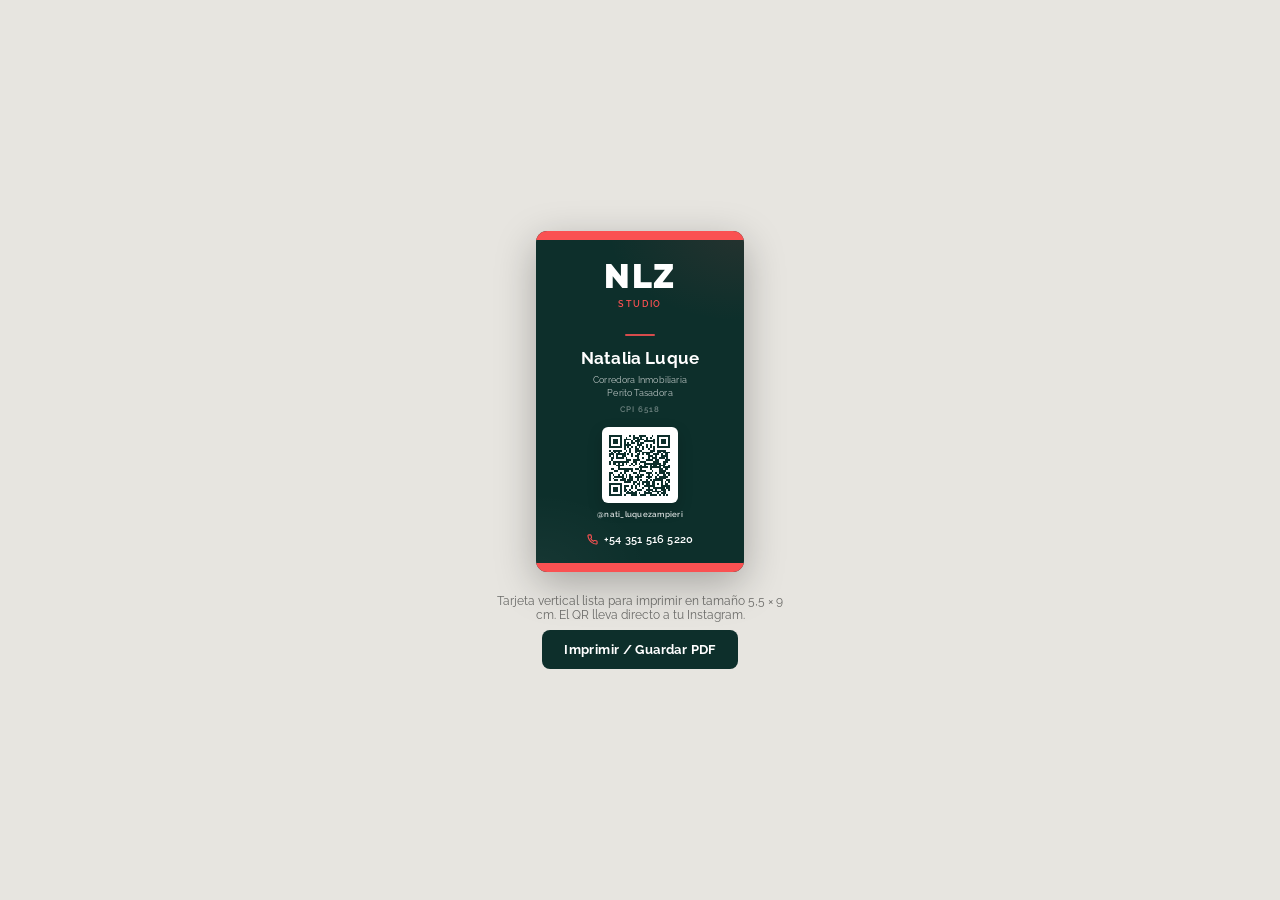
<file: tarjeta.html>
<!DOCTYPE html>
<html lang="es">
<head>
<meta charset="UTF-8">
<meta name="viewport" content="width=device-width, initial-scale=1.0">
<title>Natalia Luque · Tarjeta Personal</title>
<link href="https://fonts.googleapis.com/css2?family=Raleway:wght@300;400;500;600;700;900&display=swap" rel="stylesheet">
<style>
  :root {
    --verde:  #0d2f2b;
    --coral:  #fa5152;
    --crema:  #FAF8F4;
    --blanco: #ffffff;
  }
  * { margin: 0; padding: 0; box-sizing: border-box; }

  body {
    font-family: 'Raleway', sans-serif;
    background: #e7e5e0;
    min-height: 100vh;
    display: flex;
    flex-direction: column;
    align-items: center;
    justify-content: center;
    gap: 22px;
    padding: 40px 20px;
  }

  /* TARJETA — 55mm x 90mm vertical */
  .tarjeta {
    width: 55mm;
    height: 90mm;
    background: var(--verde);
    background-image:
      radial-gradient(ellipse 60mm 40mm at 100% 0%, rgba(250,81,82,0.10) 0%, transparent 60%),
      radial-gradient(ellipse 50mm 35mm at 0% 100%, rgba(255,255,255,0.04) 0%, transparent 60%);
    border-radius: 3mm;
    box-shadow: 0 12px 40px rgba(0,0,0,0.28);
    display: flex;
    flex-direction: column;
    align-items: center;
    color: var(--crema);
    overflow: hidden;
    position: relative;
  }

  .barra { height: 2.2mm; background: var(--coral); width: 100%; flex-shrink: 0; }

  .contenido {
    flex: 1;
    width: 100%;
    display: flex;
    flex-direction: column;
    align-items: center;
    justify-content: space-between;
    padding: 5mm 4mm 4.5mm;
  }

  .marca { text-align: center; }
  .logo {
    font-weight: 900;
    font-size: 9mm;
    letter-spacing: 0.05em;
    line-height: 1;
    color: var(--blanco);
  }
  .logo-sub {
    margin-top: 1.6mm;
    font-size: 2.3mm;
    font-weight: 600;
    letter-spacing: 0.2em;
    text-transform: uppercase;
    color: var(--coral);
  }

  .divisor {
    width: 8mm;
    height: 0.4mm;
    background: var(--coral);
    border-radius: 1mm;
    margin: 3.2mm auto;
    opacity: 0.85;
  }

  .identidad { text-align: center; }
  .nombre {
    font-size: 4.4mm;
    font-weight: 700;
    letter-spacing: 0.01em;
    color: var(--blanco);
    margin-bottom: 1.6mm;
  }
  .rol {
    font-size: 2.3mm;
    font-weight: 400;
    letter-spacing: 0.02em;
    color: rgba(255,255,255,0.72);
    line-height: 1.5;
  }
  .cpi {
    margin-top: 1.2mm;
    font-size: 2mm;
    font-weight: 600;
    letter-spacing: 0.14em;
    color: rgba(255,255,255,0.4);
  }

  .qr-bloque { display: flex; flex-direction: column; align-items: center; }
  .qr-caja {
    width: 20mm;
    height: 20mm;
    background: var(--blanco);
    border-radius: 1.6mm;
    padding: 1.4mm;
    display: flex;
    box-shadow: 0 1.5mm 4mm rgba(0,0,0,0.18);
  }
  .qr-caja svg { width: 100%; height: 100%; display: block; }
  .qr-handle {
    margin-top: 1.8mm;
    font-size: 2.1mm;
    font-weight: 600;
    letter-spacing: 0.03em;
    color: rgba(255,255,255,0.85);
  }

  .contacto {
    display: flex;
    align-items: center;
    gap: 1.6mm;
    font-size: 3mm;
    font-weight: 600;
    letter-spacing: 0.02em;
    color: var(--blanco);
  }
  .contacto svg { flex-shrink: 0; }

  /* ── controles fuera de la tarjeta (no se imprimen) ── */
  .ui { display: flex; flex-direction: column; align-items: center; gap: 8px; }
  .ui p { font-size: 12px; color: #6b6b68; text-align: center; max-width: 300px; }
  .btn-imprimir {
    font-family: 'Raleway', sans-serif;
    font-weight: 700;
    font-size: 13px;
    letter-spacing: 0.03em;
    color: #fff;
    background: var(--verde);
    border: none;
    border-radius: 8px;
    padding: 12px 22px;
    cursor: pointer;
    transition: background 0.15s, transform 0.15s;
  }
  .btn-imprimir:hover { background: var(--coral); transform: translateY(-1px); }

  @media print {
    body { background: none; padding: 0; gap: 0; min-height: auto; display: block; }
    .ui { display: none; }
    .tarjeta { box-shadow: none; border-radius: 0; margin: 0; }
    @page { size: 55mm 90mm; margin: 0; }
  }
</style>
</head>
<body>

  <div class="tarjeta">
    <div class="barra"></div>
    <div class="contenido">

      <div class="marca">
        <div class="logo">NLZ</div>
        <div class="logo-sub">Studio</div>
      </div>

      <div class="identidad">
        <div class="divisor"></div>
        <div class="nombre">Natalia Luque</div>
        <div class="rol">Corredora Inmobiliaria<br>Perito Tasadora</div>
        <div class="cpi">CPI 6518</div>
      </div>

      <div class="qr-bloque">
        <a class="qr-caja" href="https://www.instagram.com/nati_luquezampieri" target="_blank" rel="noopener">
          <svg viewBox="0 0 35 35" xmlns="http://www.w3.org/2000/svg" shape-rendering="crispEdges"><rect width="35" height="35" fill="#ffffff"/><path d="M1,1h1v1h-1zM2,1h1v1h-1zM3,1h1v1h-1zM4,1h1v1h-1zM5,1h1v1h-1zM6,1h1v1h-1zM7,1h1v1h-1zM12,1h1v1h-1zM14,1h1v1h-1zM17,1h1v1h-1zM18,1h1v1h-1zM19,1h1v1h-1zM20,1h1v1h-1zM24,1h1v1h-1zM27,1h1v1h-1zM28,1h1v1h-1zM29,1h1v1h-1zM30,1h1v1h-1zM31,1h1v1h-1zM32,1h1v1h-1zM33,1h1v1h-1zM1,2h1v1h-1zM7,2h1v1h-1zM10,2h1v1h-1zM14,2h1v1h-1zM15,2h1v1h-1zM16,2h1v1h-1zM18,2h1v1h-1zM21,2h1v1h-1zM23,2h1v1h-1zM27,2h1v1h-1zM33,2h1v1h-1zM1,3h1v1h-1zM3,3h1v1h-1zM4,3h1v1h-1zM5,3h1v1h-1zM7,3h1v1h-1zM9,3h1v1h-1zM10,3h1v1h-1zM11,3h1v1h-1zM12,3h1v1h-1zM14,3h1v1h-1zM16,3h1v1h-1zM17,3h1v1h-1zM18,3h1v1h-1zM19,3h1v1h-1zM21,3h1v1h-1zM25,3h1v1h-1zM27,3h1v1h-1zM29,3h1v1h-1zM30,3h1v1h-1zM31,3h1v1h-1zM33,3h1v1h-1zM1,4h1v1h-1zM3,4h1v1h-1zM4,4h1v1h-1zM5,4h1v1h-1zM7,4h1v1h-1zM9,4h1v1h-1zM13,4h1v1h-1zM15,4h1v1h-1zM16,4h1v1h-1zM17,4h1v1h-1zM20,4h1v1h-1zM21,4h1v1h-1zM22,4h1v1h-1zM23,4h1v1h-1zM24,4h1v1h-1zM25,4h1v1h-1zM27,4h1v1h-1zM29,4h1v1h-1zM30,4h1v1h-1zM31,4h1v1h-1zM33,4h1v1h-1zM1,5h1v1h-1zM3,5h1v1h-1zM4,5h1v1h-1zM5,5h1v1h-1zM7,5h1v1h-1zM9,5h1v1h-1zM11,5h1v1h-1zM13,5h1v1h-1zM14,5h1v1h-1zM16,5h1v1h-1zM18,5h1v1h-1zM19,5h1v1h-1zM25,5h1v1h-1zM27,5h1v1h-1zM29,5h1v1h-1zM30,5h1v1h-1zM31,5h1v1h-1zM33,5h1v1h-1zM1,6h1v1h-1zM7,6h1v1h-1zM9,6h1v1h-1zM10,6h1v1h-1zM11,6h1v1h-1zM12,6h1v1h-1zM16,6h1v1h-1zM17,6h1v1h-1zM18,6h1v1h-1zM21,6h1v1h-1zM23,6h1v1h-1zM27,6h1v1h-1zM33,6h1v1h-1zM1,7h1v1h-1zM2,7h1v1h-1zM3,7h1v1h-1zM4,7h1v1h-1zM5,7h1v1h-1zM6,7h1v1h-1zM7,7h1v1h-1zM9,7h1v1h-1zM11,7h1v1h-1zM13,7h1v1h-1zM15,7h1v1h-1zM17,7h1v1h-1zM19,7h1v1h-1zM21,7h1v1h-1zM23,7h1v1h-1zM25,7h1v1h-1zM27,7h1v1h-1zM28,7h1v1h-1zM29,7h1v1h-1zM30,7h1v1h-1zM31,7h1v1h-1zM32,7h1v1h-1zM33,7h1v1h-1zM9,8h1v1h-1zM12,8h1v1h-1zM15,8h1v1h-1zM16,8h1v1h-1zM19,8h1v1h-1zM22,8h1v1h-1zM25,8h1v1h-1zM1,9h1v1h-1zM3,9h1v1h-1zM4,9h1v1h-1zM5,9h1v1h-1zM6,9h1v1h-1zM7,9h1v1h-1zM10,9h1v1h-1zM12,9h1v1h-1zM15,9h1v1h-1zM16,9h1v1h-1zM17,9h1v1h-1zM18,9h1v1h-1zM23,9h1v1h-1zM24,9h1v1h-1zM25,9h1v1h-1zM27,9h1v1h-1zM28,9h1v1h-1zM29,9h1v1h-1zM30,9h1v1h-1zM31,9h1v1h-1zM2,10h1v1h-1zM4,10h1v1h-1zM6,10h1v1h-1zM9,10h1v1h-1zM12,10h1v1h-1zM15,10h1v1h-1zM17,10h1v1h-1zM19,10h1v1h-1zM20,10h1v1h-1zM21,10h1v1h-1zM22,10h1v1h-1zM23,10h1v1h-1zM24,10h1v1h-1zM27,10h1v1h-1zM28,10h1v1h-1zM30,10h1v1h-1zM31,10h1v1h-1zM32,10h1v1h-1zM33,10h1v1h-1zM1,11h1v1h-1zM2,11h1v1h-1zM3,11h1v1h-1zM5,11h1v1h-1zM6,11h1v1h-1zM7,11h1v1h-1zM8,11h1v1h-1zM9,11h1v1h-1zM11,11h1v1h-1zM13,11h1v1h-1zM16,11h1v1h-1zM17,11h1v1h-1zM19,11h1v1h-1zM21,11h1v1h-1zM22,11h1v1h-1zM25,11h1v1h-1zM26,11h1v1h-1zM27,11h1v1h-1zM29,11h1v1h-1zM31,11h1v1h-1zM32,11h1v1h-1zM1,12h1v1h-1zM3,12h1v1h-1zM5,12h1v1h-1zM8,12h1v1h-1zM9,12h1v1h-1zM13,12h1v1h-1zM15,12h1v1h-1zM16,12h1v1h-1zM22,12h1v1h-1zM23,12h1v1h-1zM24,12h1v1h-1zM26,12h1v1h-1zM29,12h1v1h-1zM30,12h1v1h-1zM31,12h1v1h-1zM32,12h1v1h-1zM2,13h1v1h-1zM3,13h1v1h-1zM5,13h1v1h-1zM6,13h1v1h-1zM7,13h1v1h-1zM8,13h1v1h-1zM10,13h1v1h-1zM16,13h1v1h-1zM19,13h1v1h-1zM22,13h1v1h-1zM24,13h1v1h-1zM25,13h1v1h-1zM26,13h1v1h-1zM28,13h1v1h-1zM29,13h1v1h-1zM30,13h1v1h-1zM32,13h1v1h-1zM2,14h1v1h-1zM10,14h1v1h-1zM11,14h1v1h-1zM12,14h1v1h-1zM14,14h1v1h-1zM15,14h1v1h-1zM16,14h1v1h-1zM17,14h1v1h-1zM21,14h1v1h-1zM22,14h1v1h-1zM23,14h1v1h-1zM24,14h1v1h-1zM26,14h1v1h-1zM27,14h1v1h-1zM31,14h1v1h-1zM32,14h1v1h-1zM33,14h1v1h-1zM1,15h1v1h-1zM3,15h1v1h-1zM4,15h1v1h-1zM5,15h1v1h-1zM6,15h1v1h-1zM7,15h1v1h-1zM8,15h1v1h-1zM9,15h1v1h-1zM10,15h1v1h-1zM11,15h1v1h-1zM14,15h1v1h-1zM15,15h1v1h-1zM18,15h1v1h-1zM19,15h1v1h-1zM20,15h1v1h-1zM25,15h1v1h-1zM26,15h1v1h-1zM27,15h1v1h-1zM30,15h1v1h-1zM31,15h1v1h-1zM32,15h1v1h-1zM1,16h1v1h-1zM3,16h1v1h-1zM4,16h1v1h-1zM6,16h1v1h-1zM8,16h1v1h-1zM10,16h1v1h-1zM13,16h1v1h-1zM15,16h1v1h-1zM17,16h1v1h-1zM20,16h1v1h-1zM21,16h1v1h-1zM22,16h1v1h-1zM23,16h1v1h-1zM24,16h1v1h-1zM25,16h1v1h-1zM26,16h1v1h-1zM27,16h1v1h-1zM28,16h1v1h-1zM30,16h1v1h-1zM31,16h1v1h-1zM5,17h1v1h-1zM6,17h1v1h-1zM7,17h1v1h-1zM8,17h1v1h-1zM12,17h1v1h-1zM14,17h1v1h-1zM18,17h1v1h-1zM20,17h1v1h-1zM23,17h1v1h-1zM25,17h1v1h-1zM26,17h1v1h-1zM28,17h1v1h-1zM29,17h1v1h-1zM30,17h1v1h-1zM33,17h1v1h-1zM6,18h1v1h-1zM17,18h1v1h-1zM18,18h1v1h-1zM19,18h1v1h-1zM20,18h1v1h-1zM21,18h1v1h-1zM23,18h1v1h-1zM24,18h1v1h-1zM25,18h1v1h-1zM26,18h1v1h-1zM27,18h1v1h-1zM28,18h1v1h-1zM30,18h1v1h-1zM31,18h1v1h-1zM32,18h1v1h-1zM33,18h1v1h-1zM2,19h1v1h-1zM3,19h1v1h-1zM6,19h1v1h-1zM7,19h1v1h-1zM8,19h1v1h-1zM9,19h1v1h-1zM10,19h1v1h-1zM11,19h1v1h-1zM12,19h1v1h-1zM13,19h1v1h-1zM15,19h1v1h-1zM16,19h1v1h-1zM18,19h1v1h-1zM23,19h1v1h-1zM28,19h1v1h-1zM29,19h1v1h-1zM31,19h1v1h-1zM32,19h1v1h-1zM4,20h1v1h-1zM5,20h1v1h-1zM9,20h1v1h-1zM10,20h1v1h-1zM11,20h1v1h-1zM13,20h1v1h-1zM17,20h1v1h-1zM18,20h1v1h-1zM19,20h1v1h-1zM20,20h1v1h-1zM24,20h1v1h-1zM28,20h1v1h-1zM29,20h1v1h-1zM30,20h1v1h-1zM31,20h1v1h-1zM1,21h1v1h-1zM2,21h1v1h-1zM7,21h1v1h-1zM9,21h1v1h-1zM14,21h1v1h-1zM15,21h1v1h-1zM17,21h1v1h-1zM21,21h1v1h-1zM22,21h1v1h-1zM23,21h1v1h-1zM26,21h1v1h-1zM28,21h1v1h-1zM29,21h1v1h-1zM30,21h1v1h-1zM32,21h1v1h-1zM33,21h1v1h-1zM1,22h1v1h-1zM3,22h1v1h-1zM6,22h1v1h-1zM8,22h1v1h-1zM10,22h1v1h-1zM12,22h1v1h-1zM16,22h1v1h-1zM18,22h1v1h-1zM19,22h1v1h-1zM22,22h1v1h-1zM24,22h1v1h-1zM27,22h1v1h-1zM30,22h1v1h-1zM31,22h1v1h-1zM33,22h1v1h-1zM1,23h1v1h-1zM4,23h1v1h-1zM5,23h1v1h-1zM6,23h1v1h-1zM7,23h1v1h-1zM8,23h1v1h-1zM10,23h1v1h-1zM12,23h1v1h-1zM13,23h1v1h-1zM15,23h1v1h-1zM16,23h1v1h-1zM17,23h1v1h-1zM18,23h1v1h-1zM21,23h1v1h-1zM22,23h1v1h-1zM23,23h1v1h-1zM26,23h1v1h-1zM28,23h1v1h-1zM29,23h1v1h-1zM30,23h1v1h-1zM31,23h1v1h-1zM32,23h1v1h-1zM1,24h1v1h-1zM3,24h1v1h-1zM8,24h1v1h-1zM9,24h1v1h-1zM12,24h1v1h-1zM13,24h1v1h-1zM16,24h1v1h-1zM22,24h1v1h-1zM26,24h1v1h-1zM27,24h1v1h-1zM28,24h1v1h-1zM29,24h1v1h-1zM30,24h1v1h-1zM31,24h1v1h-1zM1,25h1v1h-1zM4,25h1v1h-1zM5,25h1v1h-1zM7,25h1v1h-1zM8,25h1v1h-1zM9,25h1v1h-1zM11,25h1v1h-1zM12,25h1v1h-1zM13,25h1v1h-1zM16,25h1v1h-1zM18,25h1v1h-1zM21,25h1v1h-1zM23,25h1v1h-1zM25,25h1v1h-1zM26,25h1v1h-1zM27,25h1v1h-1zM28,25h1v1h-1zM29,25h1v1h-1zM32,25h1v1h-1zM33,25h1v1h-1zM9,26h1v1h-1zM10,26h1v1h-1zM11,26h1v1h-1zM12,26h1v1h-1zM14,26h1v1h-1zM15,26h1v1h-1zM17,26h1v1h-1zM19,26h1v1h-1zM20,26h1v1h-1zM21,26h1v1h-1zM22,26h1v1h-1zM24,26h1v1h-1zM25,26h1v1h-1zM29,26h1v1h-1zM31,26h1v1h-1zM33,26h1v1h-1zM1,27h1v1h-1zM2,27h1v1h-1zM3,27h1v1h-1zM4,27h1v1h-1zM5,27h1v1h-1zM6,27h1v1h-1zM7,27h1v1h-1zM14,27h1v1h-1zM16,27h1v1h-1zM17,27h1v1h-1zM19,27h1v1h-1zM21,27h1v1h-1zM22,27h1v1h-1zM24,27h1v1h-1zM25,27h1v1h-1zM27,27h1v1h-1zM29,27h1v1h-1zM31,27h1v1h-1zM32,27h1v1h-1zM1,28h1v1h-1zM7,28h1v1h-1zM9,28h1v1h-1zM10,28h1v1h-1zM11,28h1v1h-1zM13,28h1v1h-1zM15,28h1v1h-1zM17,28h1v1h-1zM20,28h1v1h-1zM21,28h1v1h-1zM22,28h1v1h-1zM23,28h1v1h-1zM24,28h1v1h-1zM25,28h1v1h-1zM29,28h1v1h-1zM30,28h1v1h-1zM31,28h1v1h-1zM32,28h1v1h-1zM33,28h1v1h-1zM1,29h1v1h-1zM3,29h1v1h-1zM4,29h1v1h-1zM5,29h1v1h-1zM7,29h1v1h-1zM9,29h1v1h-1zM13,29h1v1h-1zM15,29h1v1h-1zM19,29h1v1h-1zM22,29h1v1h-1zM25,29h1v1h-1zM26,29h1v1h-1zM27,29h1v1h-1zM28,29h1v1h-1zM29,29h1v1h-1zM30,29h1v1h-1zM32,29h1v1h-1zM33,29h1v1h-1zM1,30h1v1h-1zM3,30h1v1h-1zM4,30h1v1h-1zM5,30h1v1h-1zM7,30h1v1h-1zM9,30h1v1h-1zM10,30h1v1h-1zM12,30h1v1h-1zM16,30h1v1h-1zM17,30h1v1h-1zM18,30h1v1h-1zM21,30h1v1h-1zM22,30h1v1h-1zM23,30h1v1h-1zM24,30h1v1h-1zM26,30h1v1h-1zM29,30h1v1h-1zM30,30h1v1h-1zM31,30h1v1h-1zM33,30h1v1h-1zM1,31h1v1h-1zM3,31h1v1h-1zM4,31h1v1h-1zM5,31h1v1h-1zM7,31h1v1h-1zM9,31h1v1h-1zM11,31h1v1h-1zM13,31h1v1h-1zM15,31h1v1h-1zM20,31h1v1h-1zM22,31h1v1h-1zM24,31h1v1h-1zM25,31h1v1h-1zM26,31h1v1h-1zM27,31h1v1h-1zM28,31h1v1h-1zM30,31h1v1h-1zM31,31h1v1h-1zM1,32h1v1h-1zM7,32h1v1h-1zM10,32h1v1h-1zM11,32h1v1h-1zM12,32h1v1h-1zM13,32h1v1h-1zM14,32h1v1h-1zM15,32h1v1h-1zM17,32h1v1h-1zM20,32h1v1h-1zM21,32h1v1h-1zM22,32h1v1h-1zM23,32h1v1h-1zM27,32h1v1h-1zM29,32h1v1h-1zM30,32h1v1h-1zM31,32h1v1h-1zM1,33h1v1h-1zM2,33h1v1h-1zM3,33h1v1h-1zM4,33h1v1h-1zM5,33h1v1h-1zM6,33h1v1h-1zM7,33h1v1h-1zM9,33h1v1h-1zM13,33h1v1h-1zM14,33h1v1h-1zM15,33h1v1h-1zM18,33h1v1h-1zM19,33h1v1h-1zM20,33h1v1h-1zM23,33h1v1h-1zM24,33h1v1h-1zM25,33h1v1h-1zM26,33h1v1h-1zM28,33h1v1h-1zM30,33h1v1h-1zM32,33h1v1h-1z" fill="#0d2f2b"/></svg>
        </a>
        <div class="qr-handle">@nati_luquezampieri</div>
      </div>

      <div class="contacto">
        <svg width="11" height="11" viewBox="0 0 24 24" fill="none" stroke="var(--coral)" stroke-width="2.4" stroke-linecap="round" stroke-linejoin="round">
          <path d="M22 16.92v3a2 2 0 0 1-2.18 2 19.79 19.79 0 0 1-8.63-3.07 19.5 19.5 0 0 1-6-6 19.79 19.79 0 0 1-3.07-8.67A2 2 0 0 1 4.11 2h3a2 2 0 0 1 2 1.72c.127.96.361 1.903.7 2.81a2 2 0 0 1-.45 2.11L8.09 9.91a16 16 0 0 0 6 6l1.27-1.27a2 2 0 0 1 2.11-.45c.907.339 1.85.573 2.81.7A2 2 0 0 1 22 16.92z"/>
        </svg>
        +54 351 516 5220
      </div>

    </div>
    <div class="barra"></div>
  </div>

  <div class="ui">
    <p>Tarjeta vertical lista para imprimir en tamaño 5,5 × 9 cm. El QR lleva directo a tu Instagram.</p>
    <button class="btn-imprimir" onclick="window.print()">Imprimir / Guardar PDF</button>
  </div>

</body>
</html>
</file>
